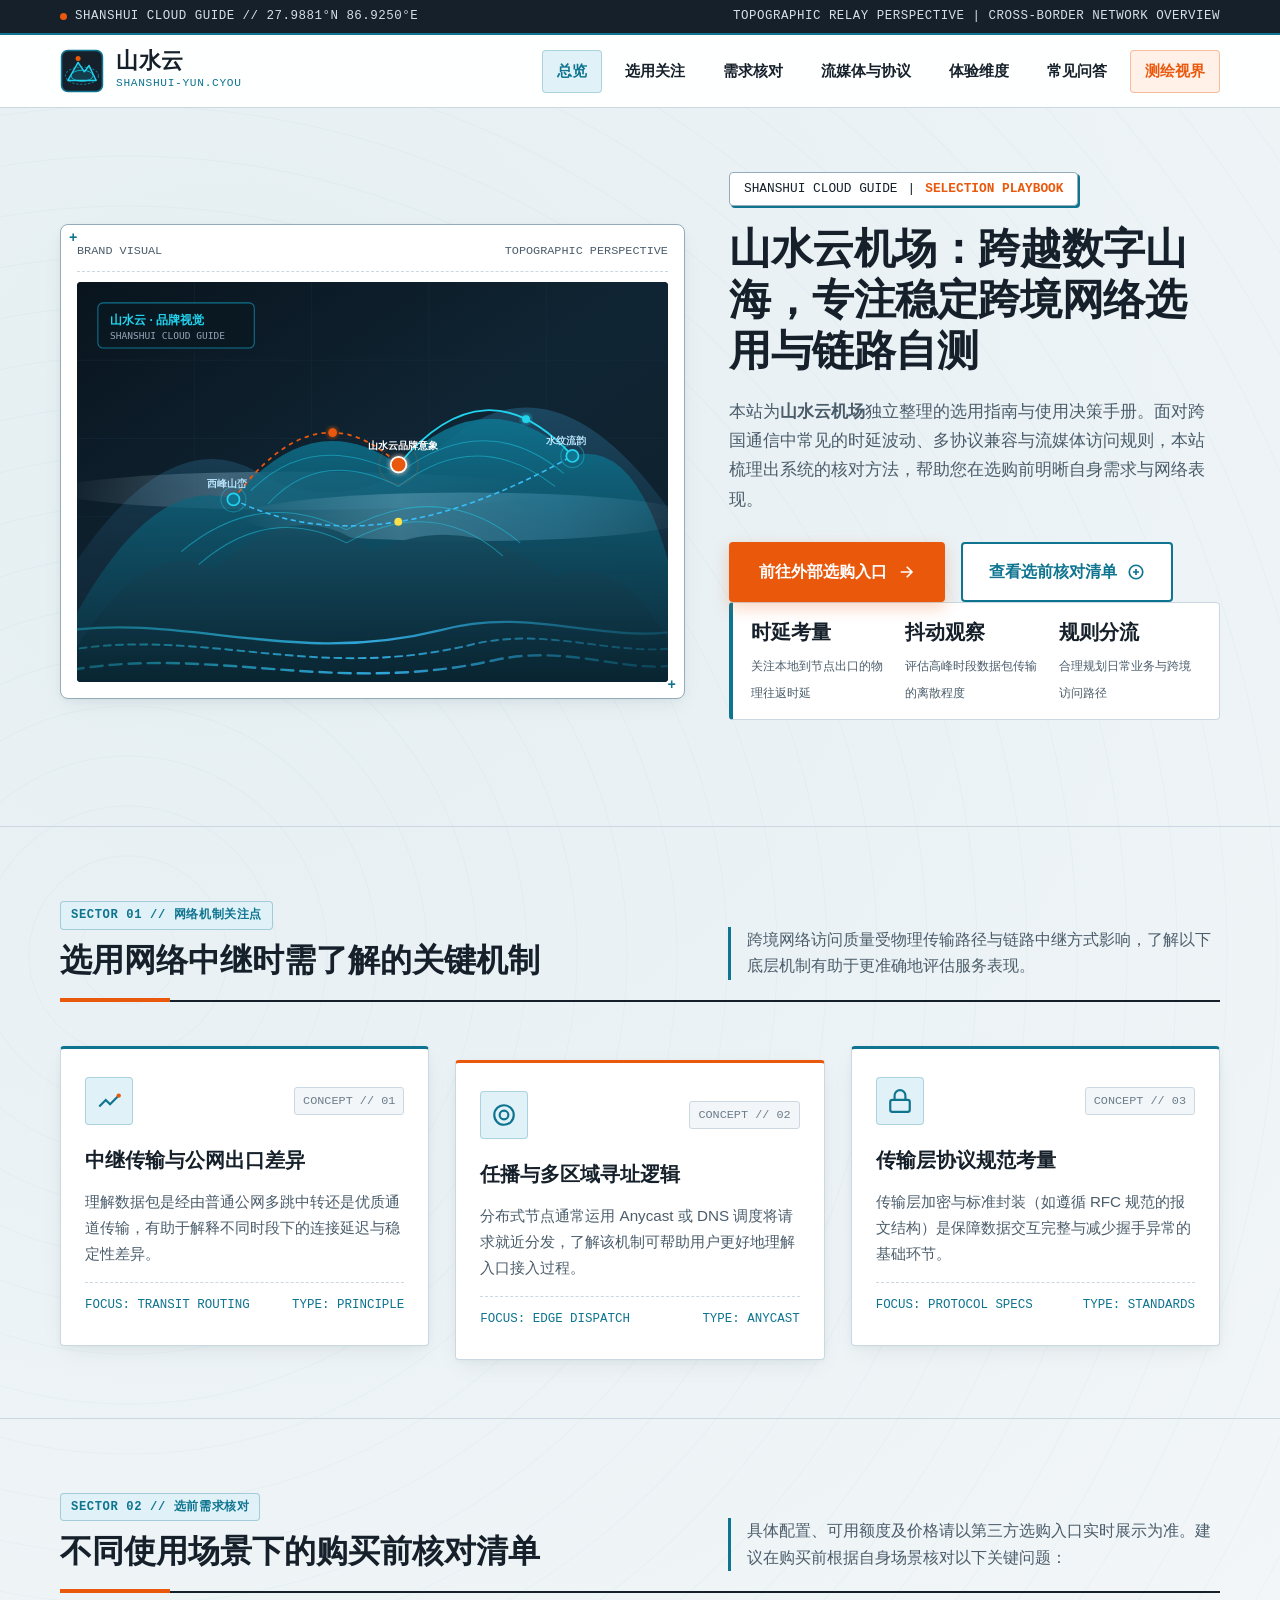
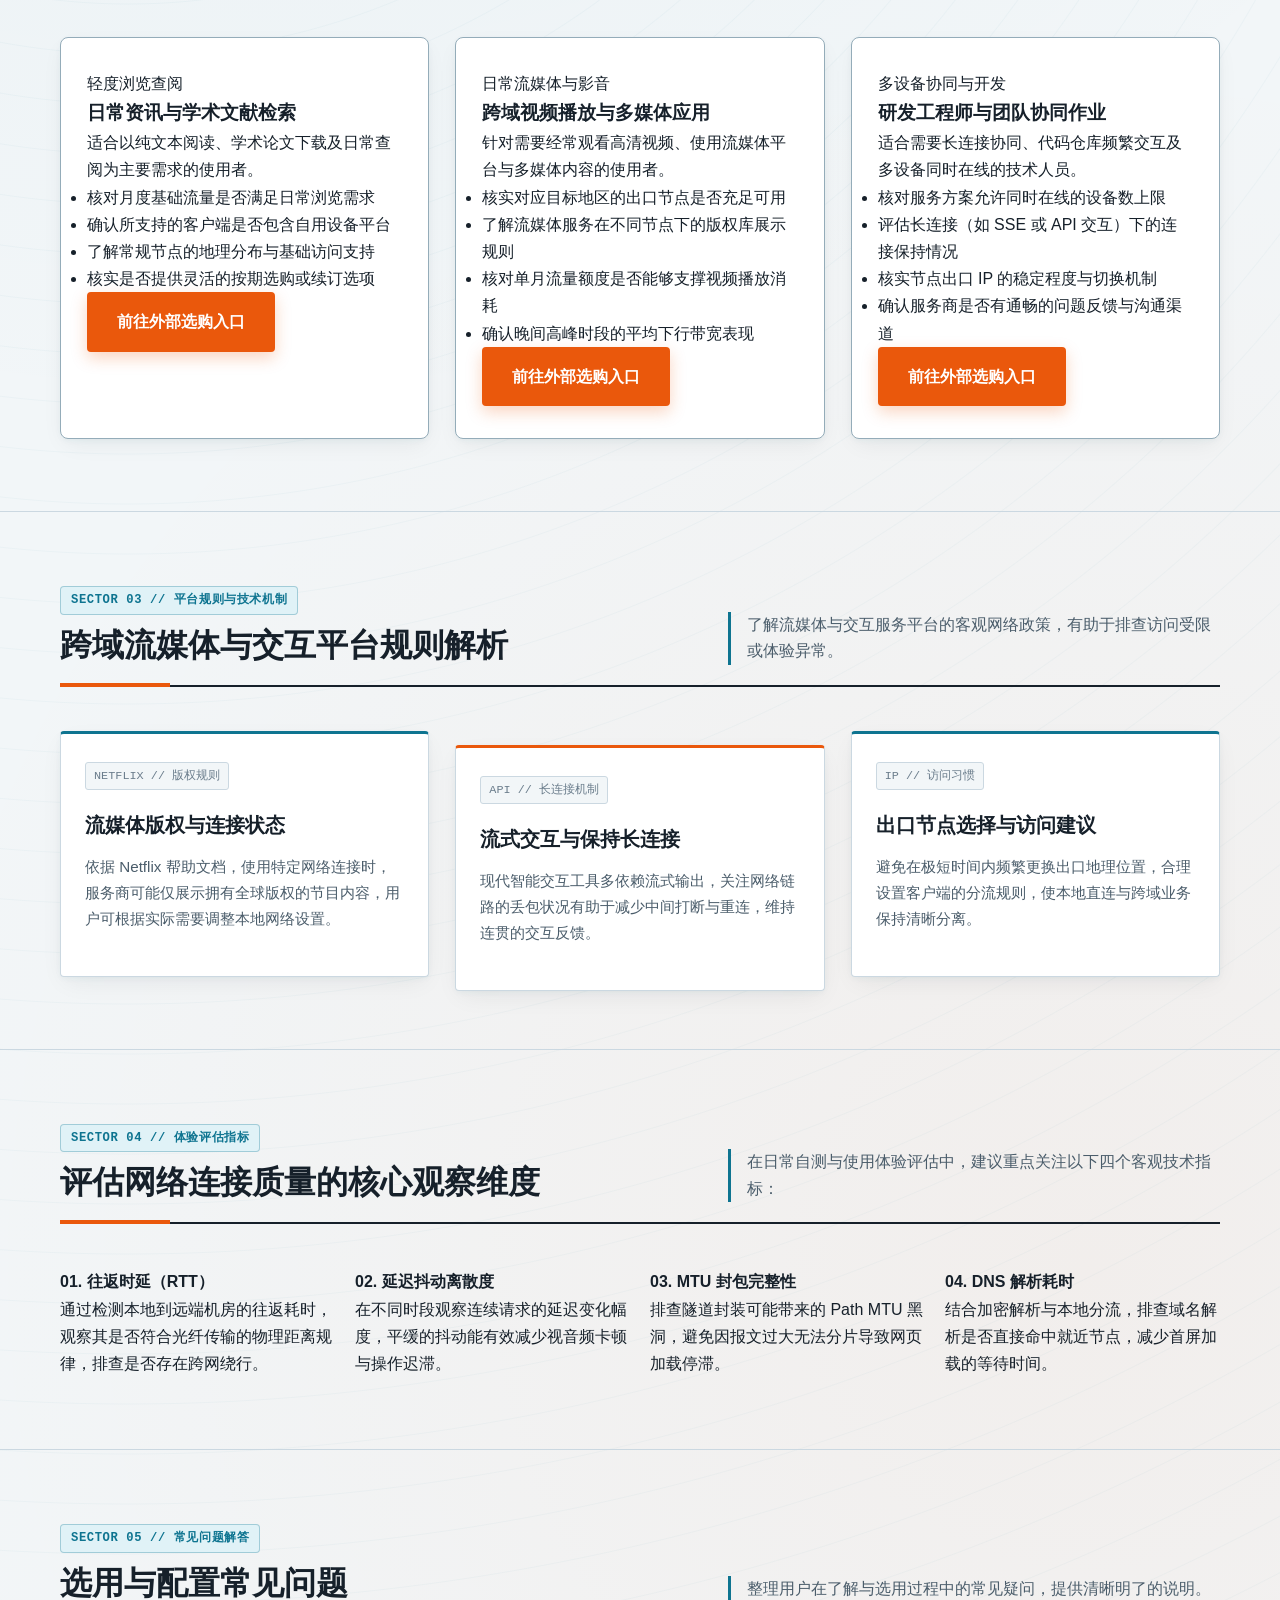
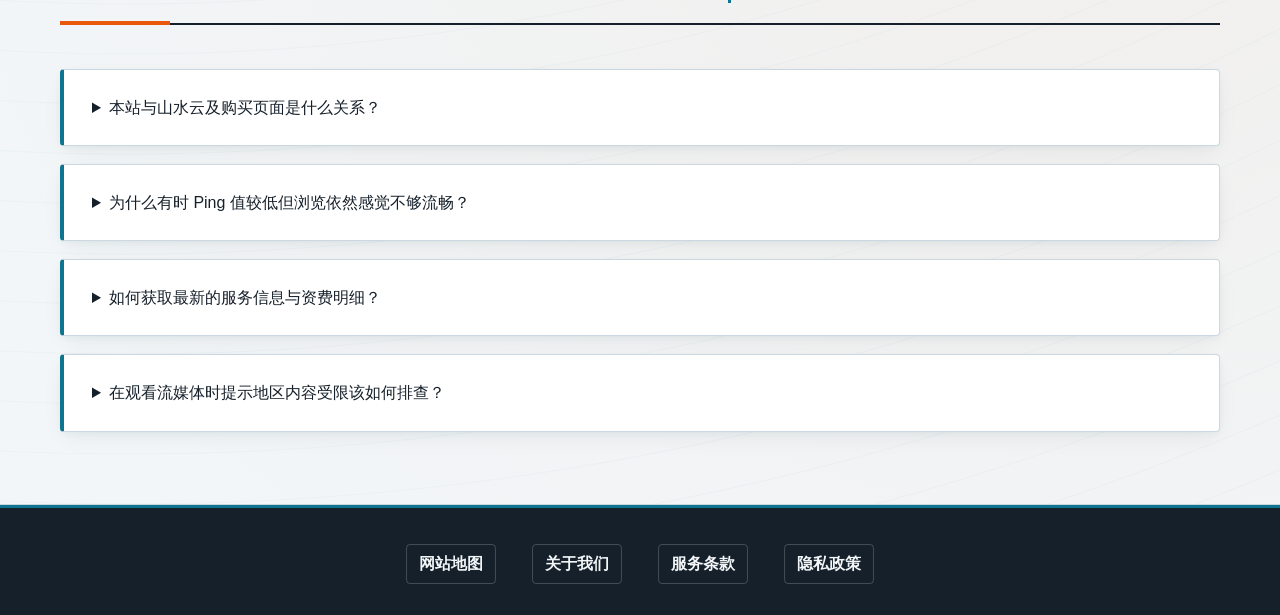
<file: index.html>
<!DOCTYPE html>
<html lang="zh-CN">
<head>
  <meta charset="UTF-8">
  <meta name="viewport" content="width=device-width, initial-scale=1.0">
  <title>山水云机场 - 2026跨境网络选用指南与决策自测手册</title>
  <meta name="description" content="山水云机场选用指南整理了跨境网络访问的核心考量点，从实际使用场景、套餐选前核对维度到传输协议规范，为您提供客观实用的选用与排障参考。">
  <meta name="keywords" content="山水云,山水云机场,网络加速,选型决策,选用指南,跨境网络,节点选用">
  <link rel="canonical" href="https://shanshui-yun.cyou/">
  <meta property="og:title" content="山水云机场 - 2026跨境网络选用指南与决策自测手册">
  <meta property="og:description" content="整理山水云机场选用指南与核心考量维度，提供网络使用场景分析与选前核对清单。">
  <meta property="og:image" content="https://shanshui-yun.cyou/hero-topo-relay.svg">
  <meta property="og:url" content="https://shanshui-yun.cyou/">
  <meta property="og:type" content="website">
  <meta property="og:site_name" content="山水云">
  <meta name="twitter:card" content="summary_large_image">
  <meta name="twitter:title" content="山水云机场 - 2026跨境网络选用指南与决策自测手册">
  <meta name="twitter:description" content="提供中立实用的山水云机场选用指引与网络排查建议。">
  <meta name="twitter:image" content="https://shanshui-yun.cyou/hero-topo-relay.svg">
  <link rel="stylesheet" href="style.css">
  <script type="application/ld+json">
  {
    "@context": "https://schema.org",
    "@type": "WebPage",
    "name": "山水云机场 - 2026跨境网络选用指南与决策自测手册",
    "description": "整理山水云机场选用指南与核心考量维度，提供网络使用场景分析与选前核对清单。",
    "url": "https://shanshui-yun.cyou/",
    "publisher": {
      "@type": "Organization",
      "name": "山水云"
    }
  }
  </script>
</head>
<body>

  <div class="telemetry-bar">
    <div class="telemetry-inner">
      <div class="telemetry-tag">
        <span class="telemetry-dot"></span>
        <span>SHANSHUI CLOUD GUIDE // 27.9881°N 86.9250°E</span>
      </div>
      <div>TOPOGRAPHIC RELAY PERSPECTIVE | CROSS-BORDER NETWORK OVERVIEW</div>
    </div>
  </div>

  <header class="site-header">
    <div class="header-inner">
      <a href="index.html" class="brand-logo" aria-label="山水云首页">
        <svg viewBox="0 0 56 56" fill="none" xmlns="http://www.w3.org/2000/svg" role="img" aria-label="山水云标志">
          <rect x="2" y="2" width="52" height="52" rx="8" fill="#16202A" stroke="#0E7490" stroke-width="2"/>
          <ellipse cx="28" cy="34" rx="21" ry="11" stroke="#0E7490" stroke-width="1.3" stroke-dasharray="3 2"/>
          <ellipse cx="28" cy="34" rx="14" ry="7" stroke="#22D3EE" stroke-width="1.2"/>
          <path d="M10 40 L23 17 L31 29 L37 21 L46 40 Z" fill="#0E7490" fill-opacity="0.35" stroke="#22D3EE" stroke-width="1.8" stroke-linejoin="round"/>
          <circle cx="23" cy="12" r="3.2" fill="#EA580C"/>
        </svg>
        <div class="brand-text-wrap">
          <span class="brand-title">山水云</span>
          <span class="brand-coords">SHANSHUI-YUN.CYOU</span>
        </div>
      </a>
      <nav class="main-nav" aria-label="主导航">
        <a href="index.html" class="active">总览</a>
        <a href="#features">选用关注</a>
        <a href="#pricing">需求核对</a>
        <a href="#streaming">流媒体与协议</a>
        <a href="#reviews">体验维度</a>
        <a href="#faq">常见问答</a>
        <a href="cartography-hub.html" class="nav-hub-pill">测绘视界</a>
      </nav>
    </div>
  </header>

  <main>
    <!-- 1. Hero Section (visual-left: graphic on left, text on right) -->
    <section class="hero-section" data-section="hero">
      <div class="container">
        <div class="hero-grid">
          <div class="hero-visual-frame">
            <div class="frame-top-bar">
              <span>BRAND VISUAL</span>
              <span>TOPOGRAPHIC PERSPECTIVE</span>
            </div>
            <img src="hero-topo-relay.svg" alt="山水云高山等高线与水纹品牌图形" class="hero-anim-img" width="680" height="460">
          </div>

          <div class="hero-content">
            <div class="hero-kicker">
              <span>SHANSHUI CLOUD GUIDE</span>
              <span>|</span>
              <span class="elev-num">SELECTION PLAYBOOK</span>
            </div>
            <h1>山水云机场：跨越数字山海，专注稳定跨境网络选用与链路自测</h1>
            <p class="hero-subtitle">
              本站为<strong>山水云机场</strong>独立整理的选用指南与使用决策手册。面对跨国通信中常见的时延波动、多协议兼容与流媒体访问规则，本站梳理出系统的核对方法，帮助您在选购前明晰自身需求与网络表现。
            </p>
            <div class="hero-actions">
              <a href="https://ww012.twilightaff.com/#/?code=A56DH1Af" class="btn-primary" target="_blank" rel="nofollow sponsored noopener">
                <span>前往外部选购入口</span>
                <svg width="18" height="18" viewBox="0 0 24 24" fill="none" stroke="currentColor" stroke-width="2.2">
                  <path d="M5 12h14M13 5l7 7-7 7"/>
                </svg>
              </a>
              <a href="#pricing" class="btn-secondary">
                <span>查看选前核对清单</span>
                <svg width="18" height="18" viewBox="0 0 24 24" fill="none" stroke="currentColor" stroke-width="2.2">
                  <circle cx="12" cy="12" r="9"/>
                  <path d="M12 8v8M8 12h8"/>
                </svg>
              </a>
            </div>
            <div class="hero-metrics-strip">
              <div class="metric-item">
                <span class="metric-val">时延考量</span>
                <span class="metric-lbl">关注本地到节点出口的物理往返时延</span>
              </div>
              <div class="metric-item">
                <span class="metric-val">抖动观察</span>
                <span class="metric-lbl">评估高峰时段数据包传输的离散程度</span>
              </div>
              <div class="metric-item">
                <span class="metric-val">规则分流</span>
                <span class="metric-lbl">合理规划日常业务与跨境访问路径</span>
              </div>
            </div>
          </div>
        </div>
      </div>
    </section>

    <!-- 2. Features Section (Focus on technical concepts and user verification points) -->
    <section id="features" data-section="features">
      <div class="container">
        <div class="section-header-split">
          <div>
            <span class="coord-badge">SECTOR 01 // 网络机制关注点</span>
            <h2>选用网络中继时需了解的关键机制</h2>
          </div>
          <p class="section-desc">
            跨境网络访问质量受物理传输路径与链路中继方式影响，了解以下底层机制有助于更准确地评估服务表现。
          </p>
        </div>

        <div class="staggered-grid-3">
          <article class="field-card">
            <div>
              <div class="card-meta-row">
                <div class="icon-box" aria-hidden="true">
                  <svg viewBox="0 0 24 24" fill="none" stroke="currentColor" stroke-width="2">
                    <path d="M3 17l6-6 4 4 8-8"/>
                    <circle cx="21" cy="7" r="2" fill="#EA580C" stroke="none"/>
                  </svg>
                </div>
                <span class="elev-tag">CONCEPT // 01</span>
              </div>
              <h3>中继传输与公网出口差异</h3>
              <p>
                理解数据包是经由普通公网多跳中转还是优质通道传输，有助于解释不同时段下的连接延迟与稳定性差异。
              </p>
            </div>
            <div class="card-spec-foot">
              <span>FOCUS: TRANSIT ROUTING</span>
              <span>TYPE: PRINCIPLE</span>
            </div>
          </article>

          <article class="field-card">
            <div>
              <div class="card-meta-row">
                <div class="icon-box" aria-hidden="true">
                  <svg viewBox="0 0 24 24" fill="none" stroke="currentColor" stroke-width="2">
                    <circle cx="12" cy="12" r="9"/>
                    <circle cx="12" cy="12" r="4"/>
                  </svg>
                </div>
                <span class="elev-tag">CONCEPT // 02</span>
              </div>
              <h3>任播与多区域寻址逻辑</h3>
              <p>
                分布式节点通常运用 Anycast 或 DNS 调度将请求就近分发，了解该机制可帮助用户更好地理解入口接入过程。
              </p>
            </div>
            <div class="card-spec-foot">
              <span>FOCUS: EDGE DISPATCH</span>
              <span>TYPE: ANYCAST</span>
            </div>
          </article>

          <article class="field-card">
            <div>
              <div class="card-meta-row">
                <div class="icon-box" aria-hidden="true">
                  <svg viewBox="0 0 24 24" fill="none" stroke="currentColor" stroke-width="2">
                    <rect x="3" y="11" width="18" height="11" rx="2" ry="2"/>
                    <path d="M7 11V7a5 5 0 0 1 10 0v4"/>
                  </svg>
                </div>
                <span class="elev-tag">CONCEPT // 03</span>
              </div>
              <h3>传输层协议规范考量</h3>
              <p>
                传输层加密与标准封装（如遵循 RFC 规范的报文结构）是保障数据交互完整与减少握手异常的基础环节。
              </p>
            </div>
            <div class="card-spec-foot">
              <span>FOCUS: PROTOCOL SPECS</span>
              <span>TYPE: STANDARDS</span>
            </div>
          </article>
        </div>
      </div>
    </section>

    <!-- 3. Pricing Section (User checklist for 3 demand scenarios, not fabricated plans) -->
    <section id="pricing" data-section="pricing">
      <div class="container">
        <div class="section-header-split">
          <div>
            <span class="coord-badge">SECTOR 02 // 选前需求核对</span>
            <h2>不同使用场景下的购买前核对清单</h2>
          </div>
          <p class="section-desc">
            具体配置、可用额度及价格请以第三方选购入口实时展示为准。建议在购买前根据自身场景核对以下关键问题：
          </p>
        </div>

        <div class="pricing-grid">
          <div class="pricing-card">
            <div class="pricing-badge">轻度浏览查阅</div>
            <h3>日常资讯与学术文献检索</h3>
            <p class="pricing-summary">适合以纯文本阅读、学术论文下载及日常查阅为主要需求的使用者。</p>
            <ul class="pricing-features">
              <li>核对月度基础流量是否满足日常浏览需求</li>
              <li>确认所支持的客户端是否包含自用设备平台</li>
              <li>了解常规节点的地理分布与基础访问支持</li>
              <li>核实是否提供灵活的按期选购或续订选项</li>
            </ul>
            <div class="pricing-cta-wrap">
              <a href="https://ww012.twilightaff.com/#/?code=A56DH1Af" class="btn-primary" target="_blank" rel="nofollow sponsored noopener">
                <span>前往外部选购入口</span>
              </a>
            </div>
          </div>

          <div class="pricing-card popular-card">
            <div class="pricing-badge-popular">日常流媒体与影音</div>
            <h3>跨域视频播放与多媒体应用</h3>
            <p class="pricing-summary">针对需要经常观看高清视频、使用流媒体平台与多媒体内容的使用者。</p>
            <ul class="pricing-features">
              <li>核实对应目标地区的出口节点是否充足可用</li>
              <li>了解流媒体服务在不同节点下的版权库展示规则</li>
              <li>核对单月流量额度是否能够支撑视频播放消耗</li>
              <li>确认晚间高峰时段的平均下行带宽表现</li>
            </ul>
            <div class="pricing-cta-wrap">
              <a href="https://ww012.twilightaff.com/#/?code=A56DH1Af" class="btn-primary" target="_blank" rel="nofollow sponsored noopener">
                <span>前往外部选购入口</span>
              </a>
            </div>
          </div>

          <div class="pricing-card">
            <div class="pricing-badge">多设备协同与开发</div>
            <h3>研发工程师与团队协同作业</h3>
            <p class="pricing-summary">适合需要长连接协同、代码仓库频繁交互及多设备同时在线的技术人员。</p>
            <ul class="pricing-features">
              <li>核对服务方案允许同时在线的设备数上限</li>
              <li>评估长连接（如 SSE 或 API 交互）下的连接保持情况</li>
              <li>核实节点出口 IP 的稳定程度与切换机制</li>
              <li>确认服务商是否有通畅的问题反馈与沟通渠道</li>
            </ul>
            <div class="pricing-cta-wrap">
              <a href="https://ww012.twilightaff.com/#/?code=A56DH1Af" class="btn-primary" target="_blank" rel="nofollow sponsored noopener">
                <span>前往外部选购入口</span>
              </a>
            </div>
          </div>
        </div>
      </div>
    </section>

    <!-- 4. Streaming Section -->
    <section id="streaming" data-section="streaming">
      <div class="container">
        <div class="section-header-split">
          <div>
            <span class="coord-badge">SECTOR 03 // 平台规则与技术机制</span>
            <h2>跨域流媒体与交互平台规则解析</h2>
          </div>
          <p class="section-desc">
            了解流媒体与交互服务平台的客观网络政策，有助于排查访问受限或体验异常。
          </p>
        </div>

        <div class="staggered-grid-3">
          <article class="field-card">
            <div>
              <div class="card-meta-row">
                <span class="elev-tag">NETFLIX // 版权规则</span>
              </div>
              <h3>流媒体版权与连接状态</h3>
              <p>
                依据 Netflix 帮助文档，使用特定网络连接时，服务商可能仅展示拥有全球版权的节目内容，用户可根据实际需要调整本地网络设置。
              </p>
            </div>
          </article>

          <article class="field-card">
            <div>
              <div class="card-meta-row">
                <span class="elev-tag">API // 长连接机制</span>
              </div>
              <h3>流式交互与保持长连接</h3>
              <p>
                现代智能交互工具多依赖流式输出，关注网络链路的丢包状况有助于减少中间打断与重连，维持连贯的交互反馈。
              </p>
            </div>
          </article>

          <article class="field-card">
            <div>
              <div class="card-meta-row">
                <span class="elev-tag">IP // 访问习惯</span>
              </div>
              <h3>出口节点选择与访问建议</h3>
              <p>
                避免在极短时间内频繁更换出口地理位置，合理设置客户端的分流规则，使本地直连与跨域业务保持清晰分离。
              </p>
            </div>
          </article>
        </div>
      </div>
    </section>

    <!-- 5. Reviews Section (Objective dimensions) -->
    <section id="reviews" data-section="reviews">
      <div class="container">
        <div class="section-header-split">
          <div>
            <span class="coord-badge">SECTOR 04 // 体验评估指标</span>
            <h2>评估网络连接质量的核心观察维度</h2>
          </div>
          <p class="section-desc">
            在日常自测与使用体验评估中，建议重点关注以下四个客观技术指标：
          </p>
        </div>

        <div class="grid-4">
          <div class="review-crit-card">
            <h4>01. 往返时延（RTT）</h4>
            <p>通过检测本地到远端机房的往返耗时，观察其是否符合光纤传输的物理距离规律，排查是否存在跨网绕行。</p>
          </div>
          <div class="review-crit-card">
            <h4>02. 延迟抖动离散度</h4>
            <p>在不同时段观察连续请求的延迟变化幅度，平缓的抖动能有效减少视音频卡顿与操作迟滞。</p>
          </div>
          <div class="review-crit-card">
            <h4>03. MTU 封包完整性</h4>
            <p>排查隧道封装可能带来的 Path MTU 黑洞，避免因报文过大无法分片导致网页加载停滞。</p>
          </div>
          <div class="review-crit-card">
            <h4>04. DNS 解析耗时</h4>
            <p>结合加密解析与本地分流，排查域名解析是否直接命中就近节点，减少首屏加载的等待时间。</p>
          </div>
        </div>
      </div>
    </section>

    <!-- 6. FAQ Section -->
    <section id="faq" data-section="faq">
      <div class="container">
        <div class="section-header-split">
          <div>
            <span class="coord-badge">SECTOR 05 // 常见问题解答</span>
            <h2>选用与配置常见问题</h2>
          </div>
          <p class="section-desc">
            整理用户在了解与选用过程中的常见疑问，提供清晰明了的说明。
          </p>
        </div>

        <div class="faq-list">
          <details class="faq-item">
            <summary>本站与山水云及购买页面是什么关系？</summary>
            <div class="faq-answer">
              <p>本站为中立的选用指南与技术探讨页面，整理使用需求分析与网络排查方法；页面提供的选购按钮指向第三方渠道入口，用户请以购买页面当时的展示信息为准。</p>
            </div>
          </details>

          <details class="faq-item">
            <summary>为什么有时 Ping 值较低但浏览依然感觉不够流畅？</summary>
            <div class="faq-answer">
              <p>Ping 主要反映单个 ICMP 小包的往返耗时，而实际网页加载涉及 DNS 查询、TCP 握手、TLS 协商与多并发请求。若域名解析发生绕路或 MTU 分片配置不当，即便 Ping 值正常也可能出现首屏延迟。</p>
            </div>
          </details>

          <details class="faq-item">
            <summary>如何获取最新的服务信息与资费明细？</summary>
            <div class="faq-answer">
              <p>使用者可通过页面中的选购入口前往第三方购买页面，实时查看在售的配置、结算方式及使用条款。</p>
            </div>
          </details>

          <details class="faq-item">
            <summary>在观看流媒体时提示地区内容受限该如何排查？</summary>
            <div class="faq-answer">
              <p>可首先核对客户端分流规则是否将相关流媒体域名定向到了对应地区的节点，同时根据流媒体平台关于连接状态的公开帮助说明进行排查。</p>
            </div>
          </details>
        </div>
      </div>
    </section>
  </main>

  <footer class="site-footer">
    <nav class="footer-nav-only" aria-label="页脚合规导航">
      <a href="sitemap.html">网站地图</a>
      <a href="about.html">关于我们</a>
      <a href="terms.html">服务条款</a>
      <a href="privacy.html">隐私政策</a>
    </nav>
  </footer>

</body>
</html>
</file>
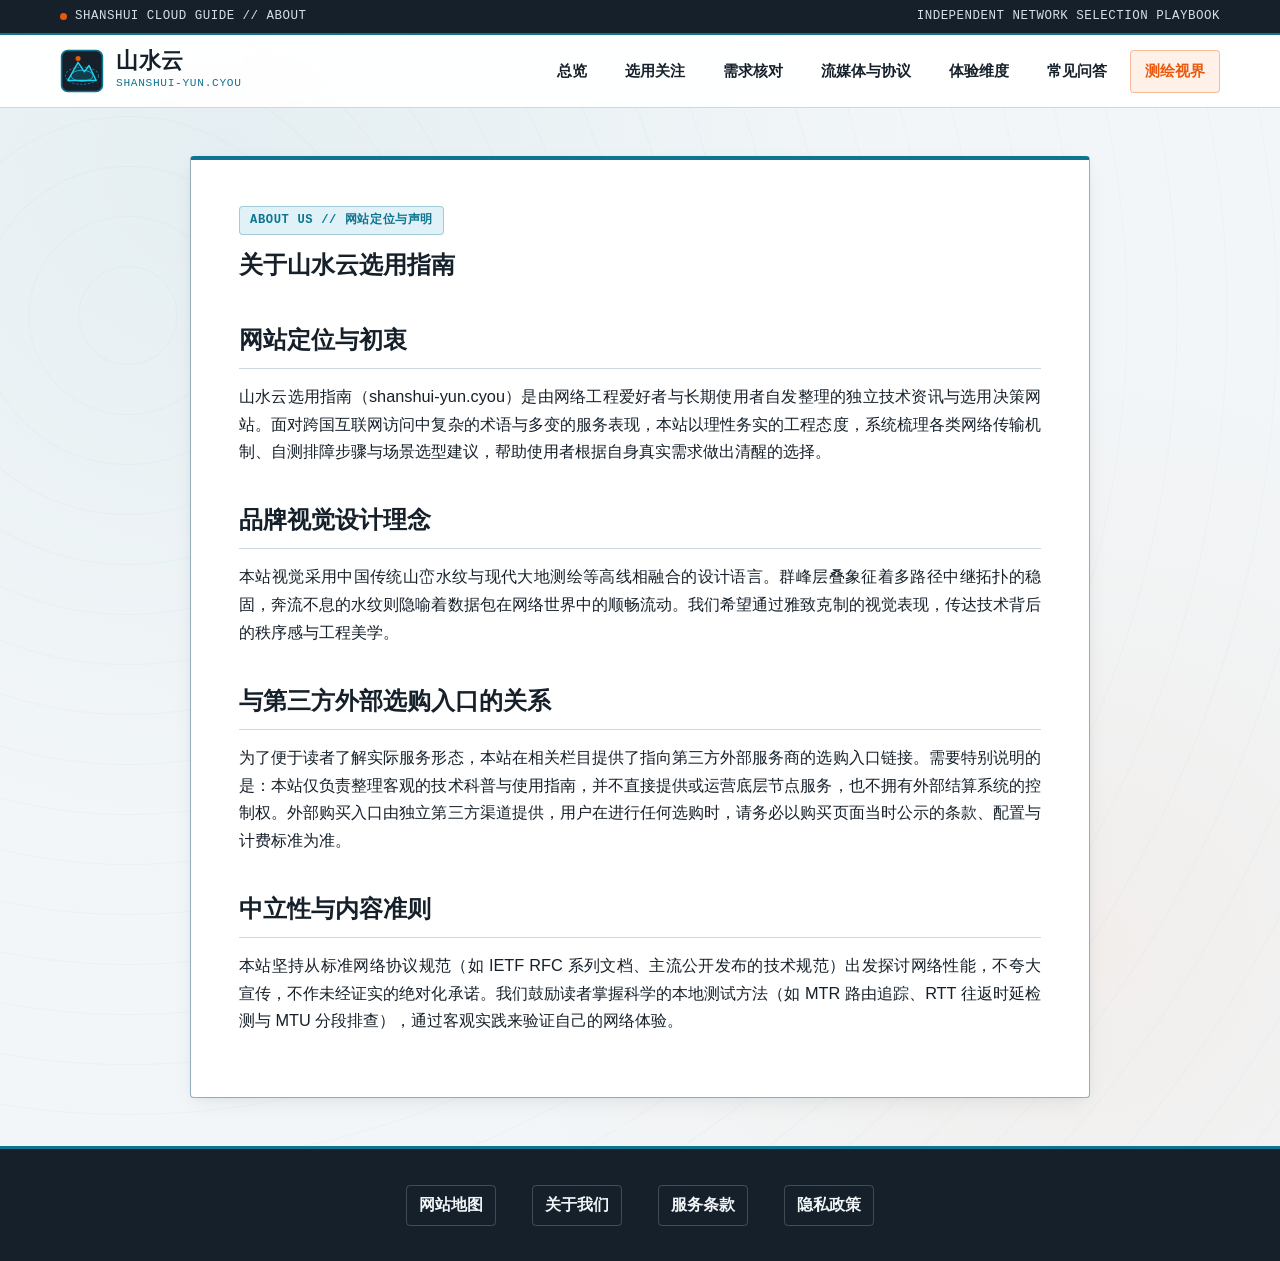
<file: about.html>
<!DOCTYPE html>
<html lang="zh-CN">
<head>
  <meta charset="UTF-8">
  <meta name="viewport" content="width=device-width, initial-scale=1.0">
  <title>关于我们 - 山水云机场选用指南</title>
  <meta name="description" content="了解山水云机场选用指南网站的定位、内容准则与外部选购关系说明。本站致力于提供中立客观的网络协议分析与选用决策建议。">
  <meta name="keywords" content="关于我们,山水云,山水云机场,选用指南,网站说明">
  <link rel="canonical" href="https://shanshui-yun.cyou/about.html">
  <meta property="og:title" content="关于我们 - 山水云机场选用指南">
  <meta property="og:description" content="了解山水云机场选用指南网站的定位、内容准则与外部选购关系说明。">
  <meta property="og:url" content="https://shanshui-yun.cyou/about.html">
  <meta property="og:type" content="website">
  <meta property="og:site_name" content="山水云">
  <link rel="stylesheet" href="style.css">
</head>
<body>

  <div class="telemetry-bar">
    <div class="telemetry-inner">
      <div class="telemetry-tag">
        <span class="telemetry-dot"></span>
        <span>SHANSHUI CLOUD GUIDE // ABOUT</span>
      </div>
      <div>INDEPENDENT NETWORK SELECTION PLAYBOOK</div>
    </div>
  </div>

  <header class="site-header">
    <div class="header-inner">
      <a href="index.html" class="brand-logo" aria-label="山水云首页">
        <svg viewBox="0 0 56 56" fill="none" xmlns="http://www.w3.org/2000/svg" role="img" aria-label="山水云标志">
          <rect x="2" y="2" width="52" height="52" rx="8" fill="#16202A" stroke="#0E7490" stroke-width="2"/>
          <ellipse cx="28" cy="34" rx="21" ry="11" stroke="#0E7490" stroke-width="1.3" stroke-dasharray="3 2"/>
          <ellipse cx="28" cy="34" rx="14" ry="7" stroke="#22D3EE" stroke-width="1.2"/>
          <path d="M10 40 L23 17 L31 29 L37 21 L46 40 Z" fill="#0E7490" fill-opacity="0.35" stroke="#22D3EE" stroke-width="1.8" stroke-linejoin="round"/>
          <circle cx="23" cy="12" r="3.2" fill="#EA580C"/>
        </svg>
        <div class="brand-text-wrap">
          <span class="brand-title">山水云</span>
          <span class="brand-coords">SHANSHUI-YUN.CYOU</span>
        </div>
      </a>
      <nav class="main-nav" aria-label="主导航">
        <a href="index.html">总览</a>
        <a href="index.html#features">选用关注</a>
        <a href="index.html#pricing">需求核对</a>
        <a href="index.html#streaming">流媒体与协议</a>
        <a href="index.html#reviews">体验维度</a>
        <a href="index.html#faq">常见问答</a>
        <a href="cartography-hub.html" class="nav-hub-pill">测绘视界</a>
      </nav>
    </div>
  </header>

  <main class="container">
    <article class="article-shell">
      <span class="coord-badge">ABOUT US // 网站定位与声明</span>
      <h1>关于山水云选用指南</h1>
      
      <div class="article-content">
        <h2>网站定位与初衷</h2>
        <p>
          山水云选用指南（shanshui-yun.cyou）是由网络工程爱好者与长期使用者自发整理的独立技术资讯与选用决策网站。面对跨国互联网访问中复杂的术语与多变的服务表现，本站以理性务实的工程态度，系统梳理各类网络传输机制、自测排障步骤与场景选型建议，帮助使用者根据自身真实需求做出清醒的选择。
        </p>

        <h2>品牌视觉设计理念</h2>
        <p>
          本站视觉采用中国传统山峦水纹与现代大地测绘等高线相融合的设计语言。群峰层叠象征着多路径中继拓扑的稳固，奔流不息的水纹则隐喻着数据包在网络世界中的顺畅流动。我们希望通过雅致克制的视觉表现，传达技术背后的秩序感与工程美学。
        </p>

        <h2>与第三方外部选购入口的关系</h2>
        <p>
          为了便于读者了解实际服务形态，本站在相关栏目提供了指向第三方外部服务商的选购入口链接。需要特别说明的是：本站仅负责整理客观的技术科普与使用指南，并不直接提供或运营底层节点服务，也不拥有外部结算系统的控制权。外部购买入口由独立第三方渠道提供，用户在进行任何选购时，请务必以购买页面当时公示的条款、配置与计费标准为准。
        </p>

        <h2>中立性与内容准则</h2>
        <p>
          本站坚持从标准网络协议规范（如 IETF RFC 系列文档、主流公开发布的技术规范）出发探讨网络性能，不夸大宣传，不作未经证实的绝对化承诺。我们鼓励读者掌握科学的本地测试方法（如 MTR 路由追踪、RTT 往返时延检测与 MTU 分段排查），通过客观实践来验证自己的网络体验。
        </p>
      </div>
    </article>
  </main>

  <footer class="site-footer">
    <nav class="footer-nav-only" aria-label="页脚合规导航">
      <a href="sitemap.html">网站地图</a>
      <a href="about.html">关于我们</a>
      <a href="terms.html">服务条款</a>
      <a href="privacy.html">隐私政策</a>
    </nav>
  </footer>

</body>
</html>
</file>
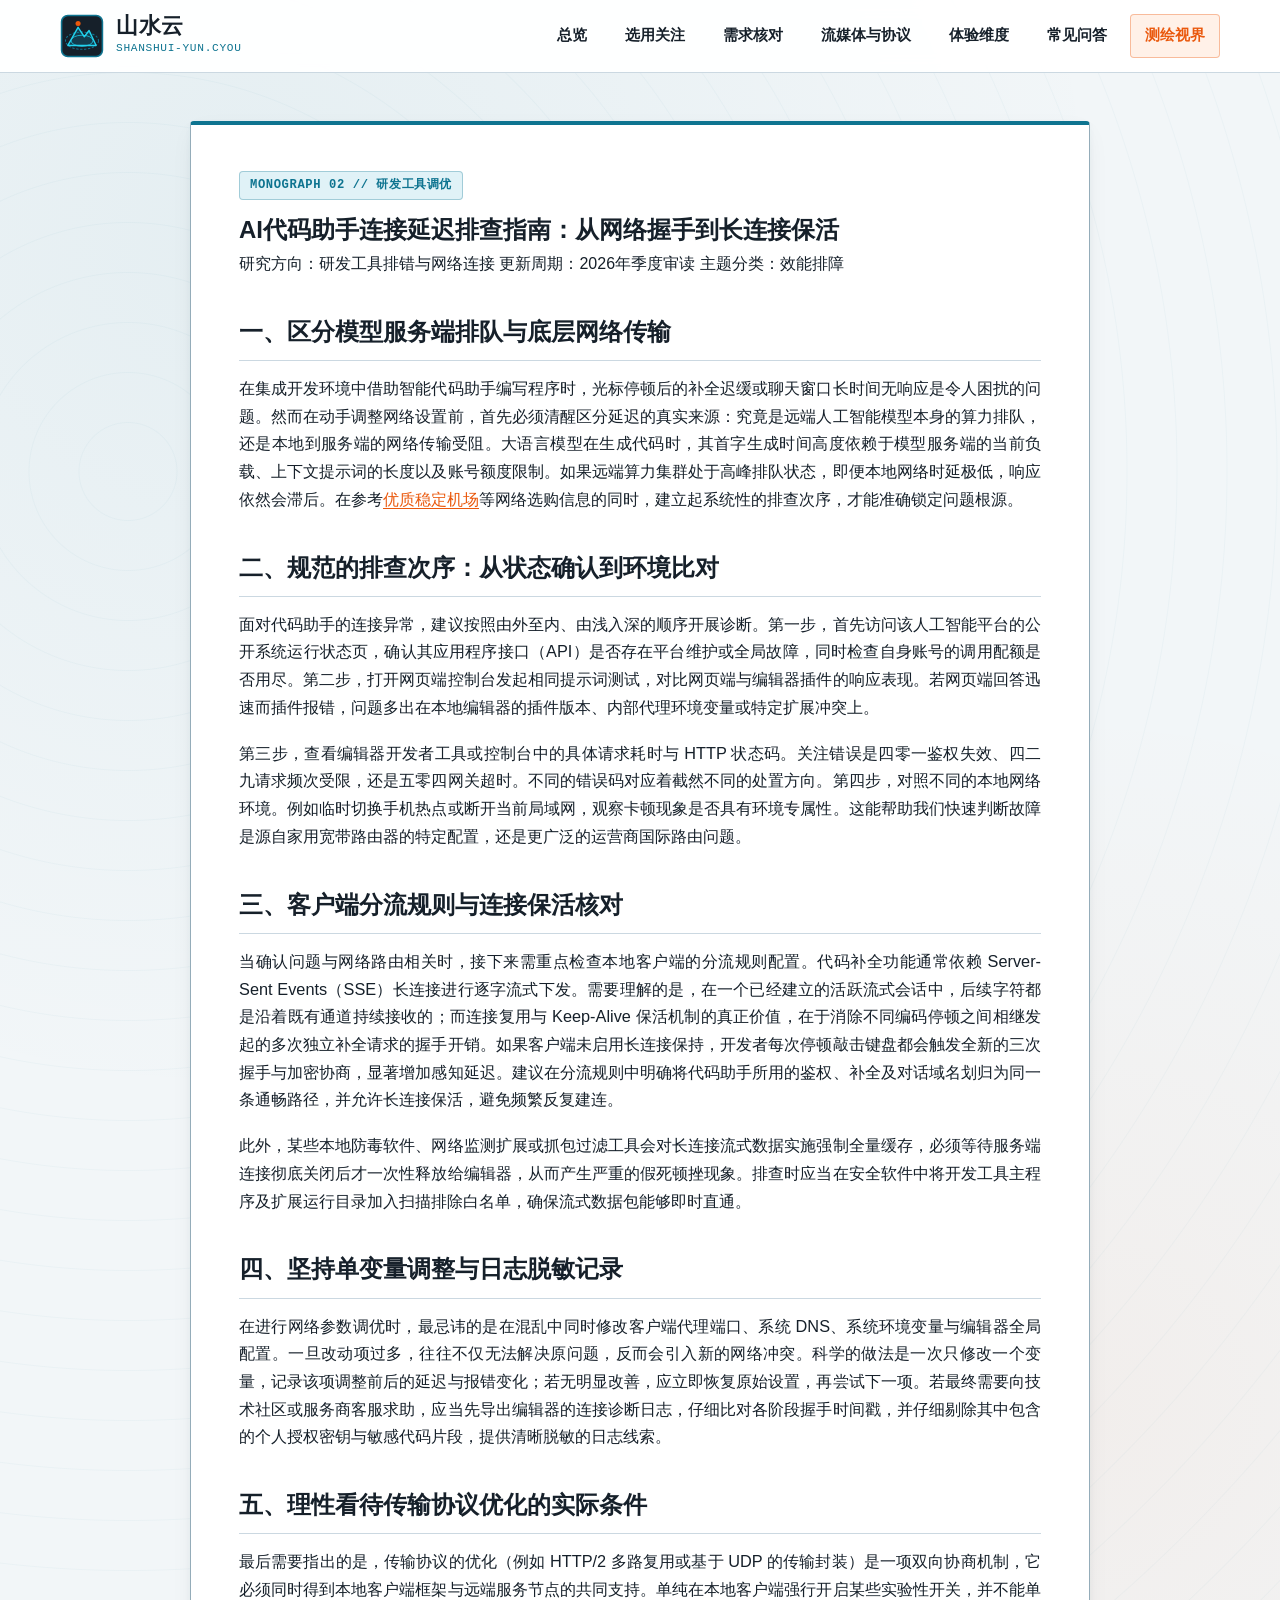
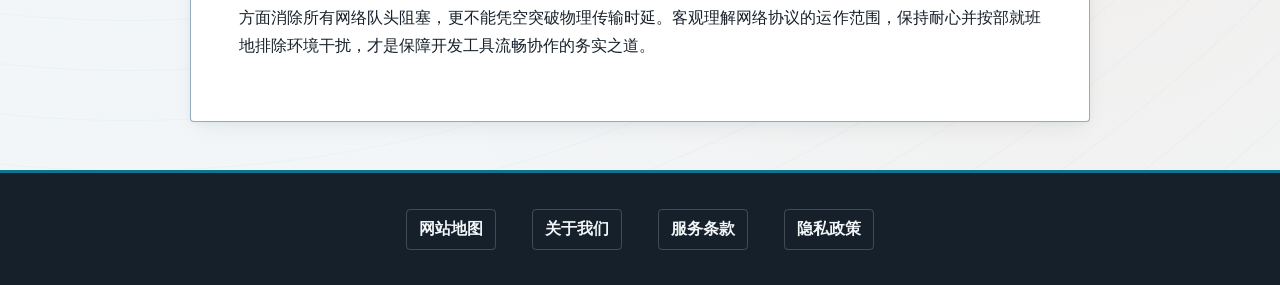
<file: ai-code-assistant-latency-benchmark.html>
<!DOCTYPE html>
<html lang="zh-CN">
<head>
  <meta charset="UTF-8">
  <meta name="viewport" content="width=device-width, initial-scale=1.0">
  <title>AI代码助手连接延迟排查指南：从网络握手到长连接保活 - 山水云</title>
  <meta name="description" content="针对开发者在IDE中使用AI编程助手时遇到的请求超时与流式输出卡顿问题，系统梳理从账号与服务状态核对、网络排查次序到长连接参数配置的完整排错指南。">
  <link rel="canonical" href="https://shanshui-yun.cyou/ai-code-assistant-latency-benchmark.html">
  <meta property="og:title" content="AI代码助手连接延迟排查指南：从网络握手到长连接保活">
  <meta property="og:description" content="分清模型排队与网络传输瓶颈，提供可执行的AI代码助手网络排查次序与配置参考。">
  <meta property="og:url" content="https://shanshui-yun.cyou/ai-code-assistant-latency-benchmark.html">
  <meta property="og:type" content="article">
  <meta property="og:site_name" content="山水云">
  <link rel="stylesheet" href="style.css">
  <script type="application/ld+json">
  {
    "@context": "https://schema.org",
    "@type": "Article",
    "headline": "AI代码助手连接延迟排查指南：从网络握手到长连接保活",
    "description": "针对开发者在IDE中使用AI编程助手时遇到的请求超时与流式输出卡顿问题，系统梳理从账号与服务状态核对、网络排查次序到长连接参数配置的完整排错指南。",
    "mainEntityOfPage": "https://shanshui-yun.cyou/ai-code-assistant-latency-benchmark.html",
    "publisher": {
      "@type": "Organization",
      "name": "山水云"
    }
  }
  </script>
</head>
<body>

  <header class="site-header">
    <div class="header-inner">
      <a href="index.html" class="brand-logo" aria-label="山水云首页">
        <svg viewBox="0 0 56 56" fill="none" xmlns="http://www.w3.org/2000/svg" role="img" aria-label="山水云标志">
          <rect x="2" y="2" width="52" height="52" rx="8" fill="#16202A" stroke="#0E7490" stroke-width="2"/>
          <ellipse cx="28" cy="34" rx="21" ry="11" stroke="#0E7490" stroke-width="1.3" stroke-dasharray="3 2"/>
          <ellipse cx="28" cy="34" rx="14" ry="7" stroke="#22D3EE" stroke-width="1.2"/>
          <path d="M10 40 L23 17 L31 29 L37 21 L46 40 Z" fill="#0E7490" fill-opacity="0.35" stroke="#22D3EE" stroke-width="1.8" stroke-linejoin="round"/>
          <circle cx="23" cy="12" r="3.2" fill="#EA580C"/>
        </svg>
        <div class="brand-text-wrap">
          <span class="brand-title">山水云</span>
          <span class="brand-coords">SHANSHUI-YUN.CYOU</span>
        </div>
      </a>
      <nav class="main-nav" aria-label="主导航">
        <a href="index.html">总览</a>
        <a href="index.html#features">选用关注</a>
        <a href="index.html#pricing">需求核对</a>
        <a href="index.html#streaming">流媒体与协议</a>
        <a href="index.html#reviews">体验维度</a>
        <a href="index.html#faq">常见问答</a>
        <a href="cartography-hub.html" class="nav-hub-pill active">测绘视界</a>
      </nav>
    </div>
  </header>

  <main class="container">
    <article class="article-shell">
      <div class="article-meta-header">
        <span class="coord-badge">MONOGRAPH 02 // 研发工具调优</span>
        <h1>AI代码助手连接延迟排查指南：从网络握手到长连接保活</h1>
        <div class="meta-row">
          <span>研究方向：研发工具排错与网络连接</span>
          <span>更新周期：2026年季度审读</span>
          <span>主题分类：效能排障</span>
        </div>
      </div>

      <div class="article-content" data-content="article">
        <h2>一、区分模型服务端排队与底层网络传输</h2>
        <p>
          在集成开发环境中借助智能代码助手编写程序时，光标停顿后的补全迟缓或聊天窗口长时间无响应是令人困扰的问题。然而在动手调整网络设置前，首先必须清醒区分延迟的真实来源：究竟是远端人工智能模型本身的算力排队，还是本地到服务端的网络传输受阻。大语言模型在生成代码时，其首字生成时间高度依赖于模型服务端的当前负载、上下文提示词的长度以及账号额度限制。如果远端算力集群处于高峰排队状态，即便本地网络时延极低，响应依然会滞后。在参考<a href="https://jichangtuijan.top/">优质稳定机场</a>等网络选购信息的同时，建立起系统性的排查次序，才能准确锁定问题根源。
        </p>

        <h2>二、规范的排查次序：从状态确认到环境比对</h2>
        <p>
          面对代码助手的连接异常，建议按照由外至内、由浅入深的顺序开展诊断。第一步，首先访问该人工智能平台的公开系统运行状态页，确认其应用程序接口（API）是否存在平台维护或全局故障，同时检查自身账号的调用配额是否用尽。第二步，打开网页端控制台发起相同提示词测试，对比网页端与编辑器插件的响应表现。若网页端回答迅速而插件报错，问题多出在本地编辑器的插件版本、内部代理环境变量或特定扩展冲突上。
        </p>
        <p>
          第三步，查看编辑器开发者工具或控制台中的具体请求耗时与 HTTP 状态码。关注错误是四零一鉴权失效、四二九请求频次受限，还是五零四网关超时。不同的错误码对应着截然不同的处置方向。第四步，对照不同的本地网络环境。例如临时切换手机热点或断开当前局域网，观察卡顿现象是否具有环境专属性。这能帮助我们快速判断故障是源自家用宽带路由器的特定配置，还是更广泛的运营商国际路由问题。
        </p>

        <h2>三、客户端分流规则与连接保活核对</h2>
        <p>
          当确认问题与网络路由相关时，接下来需重点检查本地客户端的分流规则配置。代码补全功能通常依赖 Server-Sent Events（SSE）长连接进行逐字流式下发。需要理解的是，在一个已经建立的活跃流式会话中，后续字符都是沿着既有通道持续接收的；而连接复用与 Keep-Alive 保活机制的真正价值，在于消除不同编码停顿之间相继发起的多次独立补全请求的握手开销。如果客户端未启用长连接保持，开发者每次停顿敲击键盘都会触发全新的三次握手与加密协商，显著增加感知延迟。建议在分流规则中明确将代码助手所用的鉴权、补全及对话域名划归为同一条通畅路径，并允许长连接保活，避免频繁反复建连。
        </p>
        <p>
          此外，某些本地防毒软件、网络监测扩展或抓包过滤工具会对长连接流式数据实施强制全量缓存，必须等待服务端连接彻底关闭后才一次性释放给编辑器，从而产生严重的假死顿挫现象。排查时应当在安全软件中将开发工具主程序及扩展运行目录加入扫描排除白名单，确保流式数据包能够即时直通。
        </p>

        <h2>四、坚持单变量调整与日志脱敏记录</h2>
        <p>
          在进行网络参数调优时，最忌讳的是在混乱中同时修改客户端代理端口、系统 DNS、系统环境变量与编辑器全局配置。一旦改动项过多，往往不仅无法解决原问题，反而会引入新的网络冲突。科学的做法是一次只修改一个变量，记录该项调整前后的延迟与报错变化；若无明显改善，应立即恢复原始设置，再尝试下一项。若最终需要向技术社区或服务商客服求助，应当先导出编辑器的连接诊断日志，仔细比对各阶段握手时间戳，并仔细剔除其中包含的个人授权密钥与敏感代码片段，提供清晰脱敏的日志线索。
        </p>

        <h2>五、理性看待传输协议优化的实际条件</h2>
        <p>
          最后需要指出的是，传输协议的优化（例如 HTTP/2 多路复用或基于 UDP 的传输封装）是一项双向协商机制，它必须同时得到本地客户端框架与远端服务节点的共同支持。单纯在本地客户端强行开启某些实验性开关，并不能单方面消除所有网络队头阻塞，更不能凭空突破物理传输时延。客观理解网络协议的运作范围，保持耐心并按部就班地排除环境干扰，才是保障开发工具流畅协作的务实之道。
        </p>
      </div>
    </article>
  </main>

  <footer class="site-footer">
    <nav class="footer-nav-only" aria-label="页脚合规导航">
      <a href="sitemap.html">网站地图</a>
      <a href="about.html">关于我们</a>
      <a href="terms.html">服务条款</a>
      <a href="privacy.html">隐私政策</a>
    </nav>
  </footer>

</body>
</html>
</file>
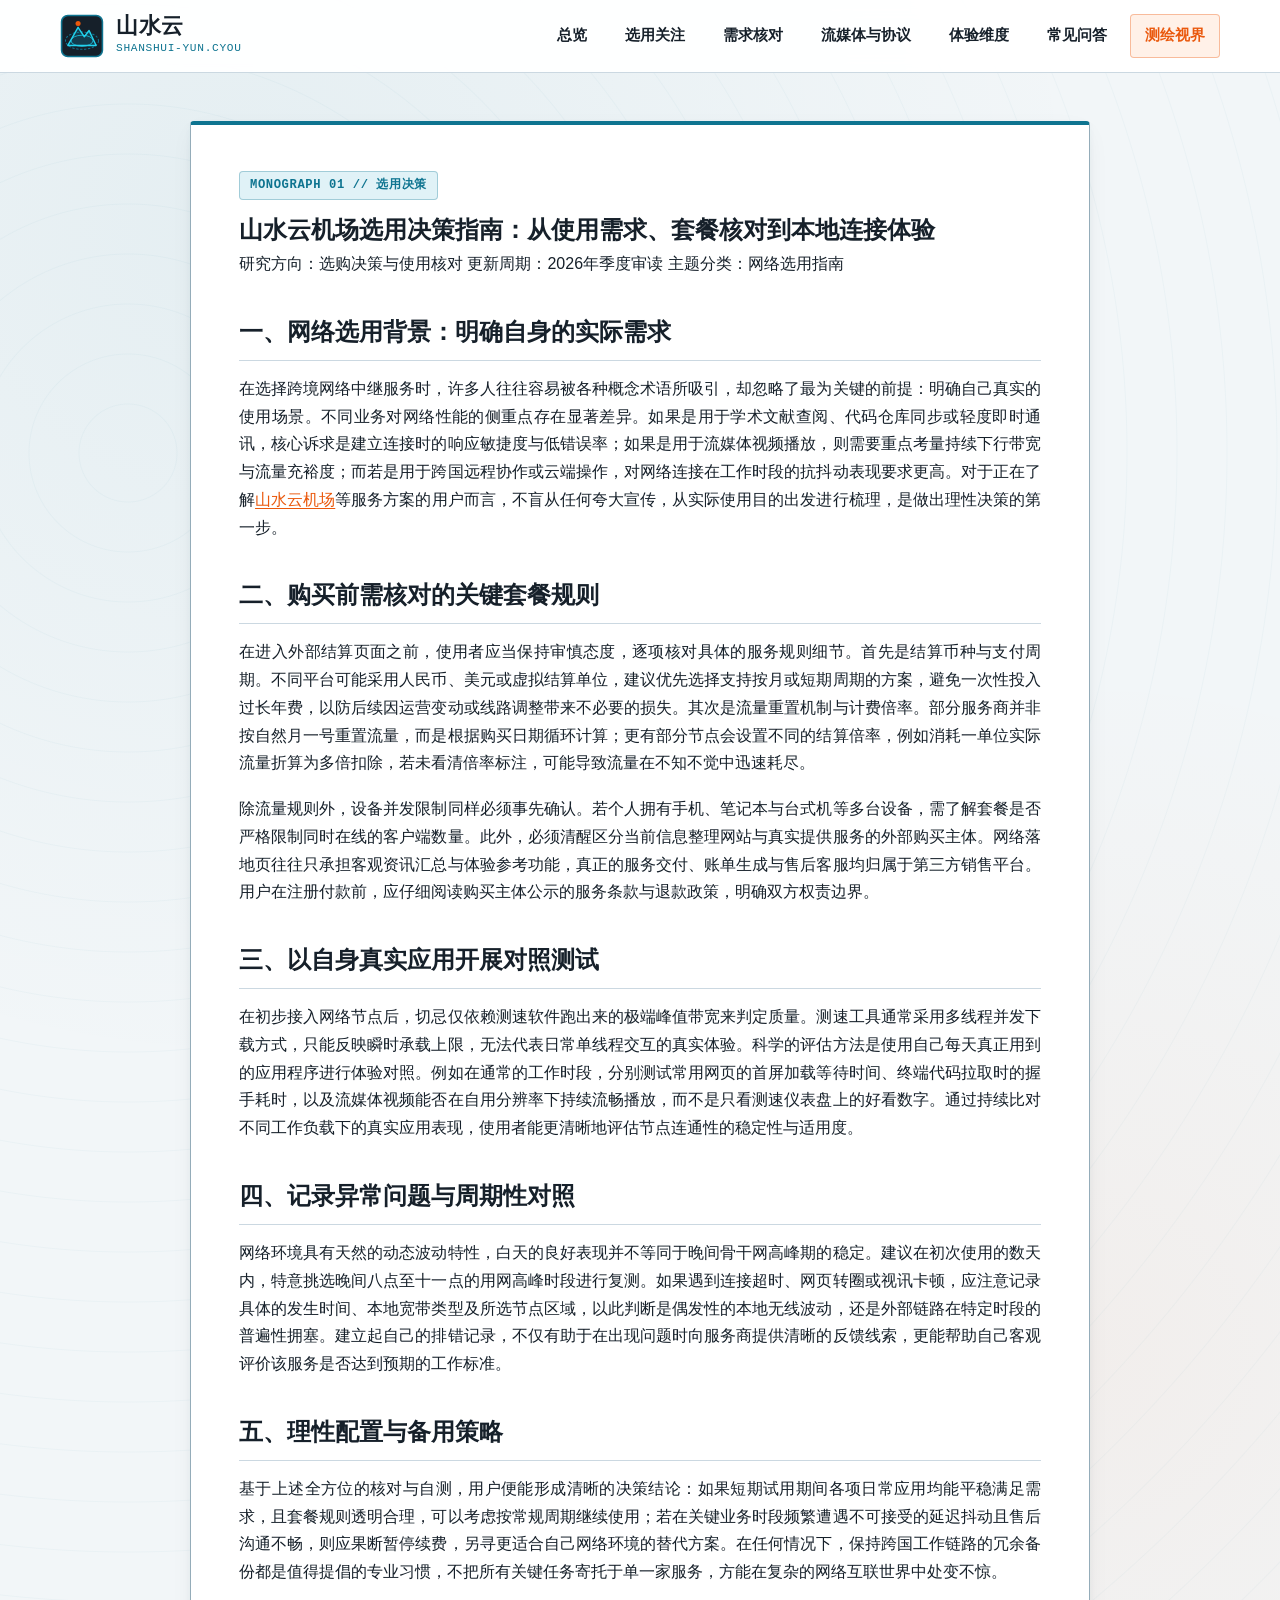
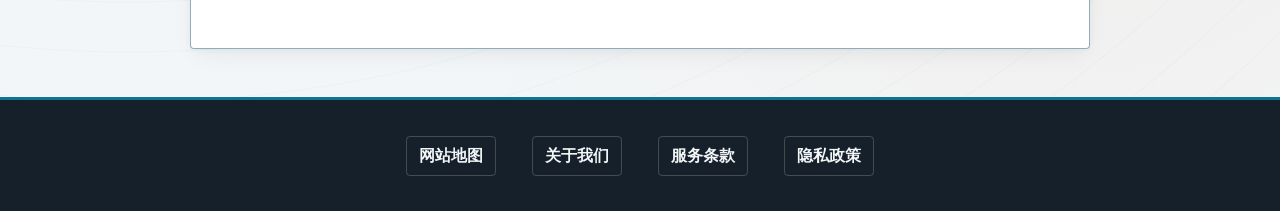
<file: alpine-relay-architecture-test.html>
<!DOCTYPE html>
<html lang="zh-CN">
<head>
  <meta charset="UTF-8">
  <meta name="viewport" content="width=device-width, initial-scale=1.0">
  <title>山水云机场选用决策指南：从使用需求、套餐核对到本地连接体验 - 山水云</title>
  <meta name="description" content="针对考虑选用山水云机场的用户，系统梳理网络需求评估、套餐规则核对、购买主体区分及本地连接自测方法，提供理性实用的决策指南。">
  <link rel="canonical" href="https://shanshui-yun.cyou/alpine-relay-architecture-test.html">
  <meta property="og:title" content="山水云机场选用决策指南：从使用需求、套餐核对到本地连接体验">
  <meta property="og:description" content="系统梳理山水云机场在不同场景下的选用考量点，提供购买前核对清单与本地网络状态自测方法。">
  <meta property="og:url" content="https://shanshui-yun.cyou/alpine-relay-architecture-test.html">
  <meta property="og:type" content="article">
  <meta property="og:site_name" content="山水云">
  <link rel="stylesheet" href="style.css">
  <script type="application/ld+json">
  {
    "@context": "https://schema.org",
    "@type": "Article",
    "headline": "山水云机场选用决策指南：从使用需求、套餐核对到本地连接体验",
    "description": "针对考虑选用山水云机场的用户，系统梳理网络需求评估、套餐规则核对、购买主体区分及本地连接自测方法，提供理性实用的决策指南。",
    "mainEntityOfPage": "https://shanshui-yun.cyou/alpine-relay-architecture-test.html",
    "publisher": {
      "@type": "Organization",
      "name": "山水云"
    }
  }
  </script>
</head>
<body>

  <header class="site-header">
    <div class="header-inner">
      <a href="index.html" class="brand-logo" aria-label="山水云首页">
        <svg viewBox="0 0 56 56" fill="none" xmlns="http://www.w3.org/2000/svg" role="img" aria-label="山水云标志">
          <rect x="2" y="2" width="52" height="52" rx="8" fill="#16202A" stroke="#0E7490" stroke-width="2"/>
          <ellipse cx="28" cy="34" rx="21" ry="11" stroke="#0E7490" stroke-width="1.3" stroke-dasharray="3 2"/>
          <ellipse cx="28" cy="34" rx="14" ry="7" stroke="#22D3EE" stroke-width="1.2"/>
          <path d="M10 40 L23 17 L31 29 L37 21 L46 40 Z" fill="#0E7490" fill-opacity="0.35" stroke="#22D3EE" stroke-width="1.8" stroke-linejoin="round"/>
          <circle cx="23" cy="12" r="3.2" fill="#EA580C"/>
        </svg>
        <div class="brand-text-wrap">
          <span class="brand-title">山水云</span>
          <span class="brand-coords">SHANSHUI-YUN.CYOU</span>
        </div>
      </a>
      <nav class="main-nav" aria-label="主导航">
        <a href="index.html">总览</a>
        <a href="index.html#features">选用关注</a>
        <a href="index.html#pricing">需求核对</a>
        <a href="index.html#streaming">流媒体与协议</a>
        <a href="index.html#reviews">体验维度</a>
        <a href="index.html#faq">常见问答</a>
        <a href="cartography-hub.html" class="nav-hub-pill active">测绘视界</a>
      </nav>
    </div>
  </header>

  <main class="container">
    <article class="article-shell">
      <div class="article-meta-header">
        <span class="coord-badge">MONOGRAPH 01 // 选用决策</span>
        <h1>山水云机场选用决策指南：从使用需求、套餐核对到本地连接体验</h1>
        <div class="meta-row">
          <span>研究方向：选购决策与使用核对</span>
          <span>更新周期：2026年季度审读</span>
          <span>主题分类：网络选用指南</span>
        </div>
      </div>

      <div class="article-content" data-content="article">
        <h2>一、网络选用背景：明确自身的实际需求</h2>
        <p>
          在选择跨境网络中继服务时，许多人往往容易被各种概念术语所吸引，却忽略了最为关键的前提：明确自己真实的使用场景。不同业务对网络性能的侧重点存在显著差异。如果是用于学术文献查阅、代码仓库同步或轻度即时通讯，核心诉求是建立连接时的响应敏捷度与低错误率；如果是用于流媒体视频播放，则需要重点考量持续下行带宽与流量充裕度；而若是用于跨国远程协作或云端操作，对网络连接在工作时段的抗抖动表现要求更高。对于正在了解<a href="https://shanshui-yun.cyou/">山水云机场</a>等服务方案的用户而言，不盲从任何夸大宣传，从实际使用目的出发进行梳理，是做出理性决策的第一步。
        </p>

        <h2>二、购买前需核对的关键套餐规则</h2>
        <p>
          在进入外部结算页面之前，使用者应当保持审慎态度，逐项核对具体的服务规则细节。首先是结算币种与支付周期。不同平台可能采用人民币、美元或虚拟结算单位，建议优先选择支持按月或短期周期的方案，避免一次性投入过长年费，以防后续因运营变动或线路调整带来不必要的损失。其次是流量重置机制与计费倍率。部分服务商并非按自然月一号重置流量，而是根据购买日期循环计算；更有部分节点会设置不同的结算倍率，例如消耗一单位实际流量折算为多倍扣除，若未看清倍率标注，可能导致流量在不知不觉中迅速耗尽。
        </p>
        <p>
          除流量规则外，设备并发限制同样必须事先确认。若个人拥有手机、笔记本与台式机等多台设备，需了解套餐是否严格限制同时在线的客户端数量。此外，必须清醒区分当前信息整理网站与真实提供服务的外部购买主体。网络落地页往往只承担客观资讯汇总与体验参考功能，真正的服务交付、账单生成与售后客服均归属于第三方销售平台。用户在注册付款前，应仔细阅读购买主体公示的服务条款与退款政策，明确双方权责边界。
        </p>

        <h2>三、以自身真实应用开展对照测试</h2>
        <p>
          在初步接入网络节点后，切忌仅依赖测速软件跑出来的极端峰值带宽来判定质量。测速工具通常采用多线程并发下载方式，只能反映瞬时承载上限，无法代表日常单线程交互的真实体验。科学的评估方法是使用自己每天真正用到的应用程序进行体验对照。例如在通常的工作时段，分别测试常用网页的首屏加载等待时间、终端代码拉取时的握手耗时，以及流媒体视频能否在自用分辨率下持续流畅播放，而不是只看测速仪表盘上的好看数字。通过持续比对不同工作负载下的真实应用表现，使用者能更清晰地评估节点连通性的稳定性与适用度。
        </p>

        <h2>四、记录异常问题与周期性对照</h2>
        <p>
          网络环境具有天然的动态波动特性，白天的良好表现并不等同于晚间骨干网高峰期的稳定。建议在初次使用的数天内，特意挑选晚间八点至十一点的用网高峰时段进行复测。如果遇到连接超时、网页转圈或视讯卡顿，应注意记录具体的发生时间、本地宽带类型及所选节点区域，以此判断是偶发性的本地无线波动，还是外部链路在特定时段的普遍性拥塞。建立起自己的排错记录，不仅有助于在出现问题时向服务商提供清晰的反馈线索，更能帮助自己客观评价该服务是否达到预期的工作标准。
        </p>

        <h2>五、理性配置与备用策略</h2>
        <p>
          基于上述全方位的核对与自测，用户便能形成清晰的决策结论：如果短期试用期间各项日常应用均能平稳满足需求，且套餐规则透明合理，可以考虑按常规周期继续使用；若在关键业务时段频繁遭遇不可接受的延迟抖动且售后沟通不畅，则应果断暂停续费，另寻更适合自己网络环境的替代方案。在任何情况下，保持跨国工作链路的冗余备份都是值得提倡的专业习惯，不把所有关键任务寄托于单一家服务，方能在复杂的网络互联世界中处变不惊。
        </p>
      </div>
    </article>
  </main>

  <footer class="site-footer">
    <nav class="footer-nav-only" aria-label="页脚合规导航">
      <a href="sitemap.html">网站地图</a>
      <a href="about.html">关于我们</a>
      <a href="terms.html">服务条款</a>
      <a href="privacy.html">隐私政策</a>
    </nav>
  </footer>

</body>
</html>
</file>
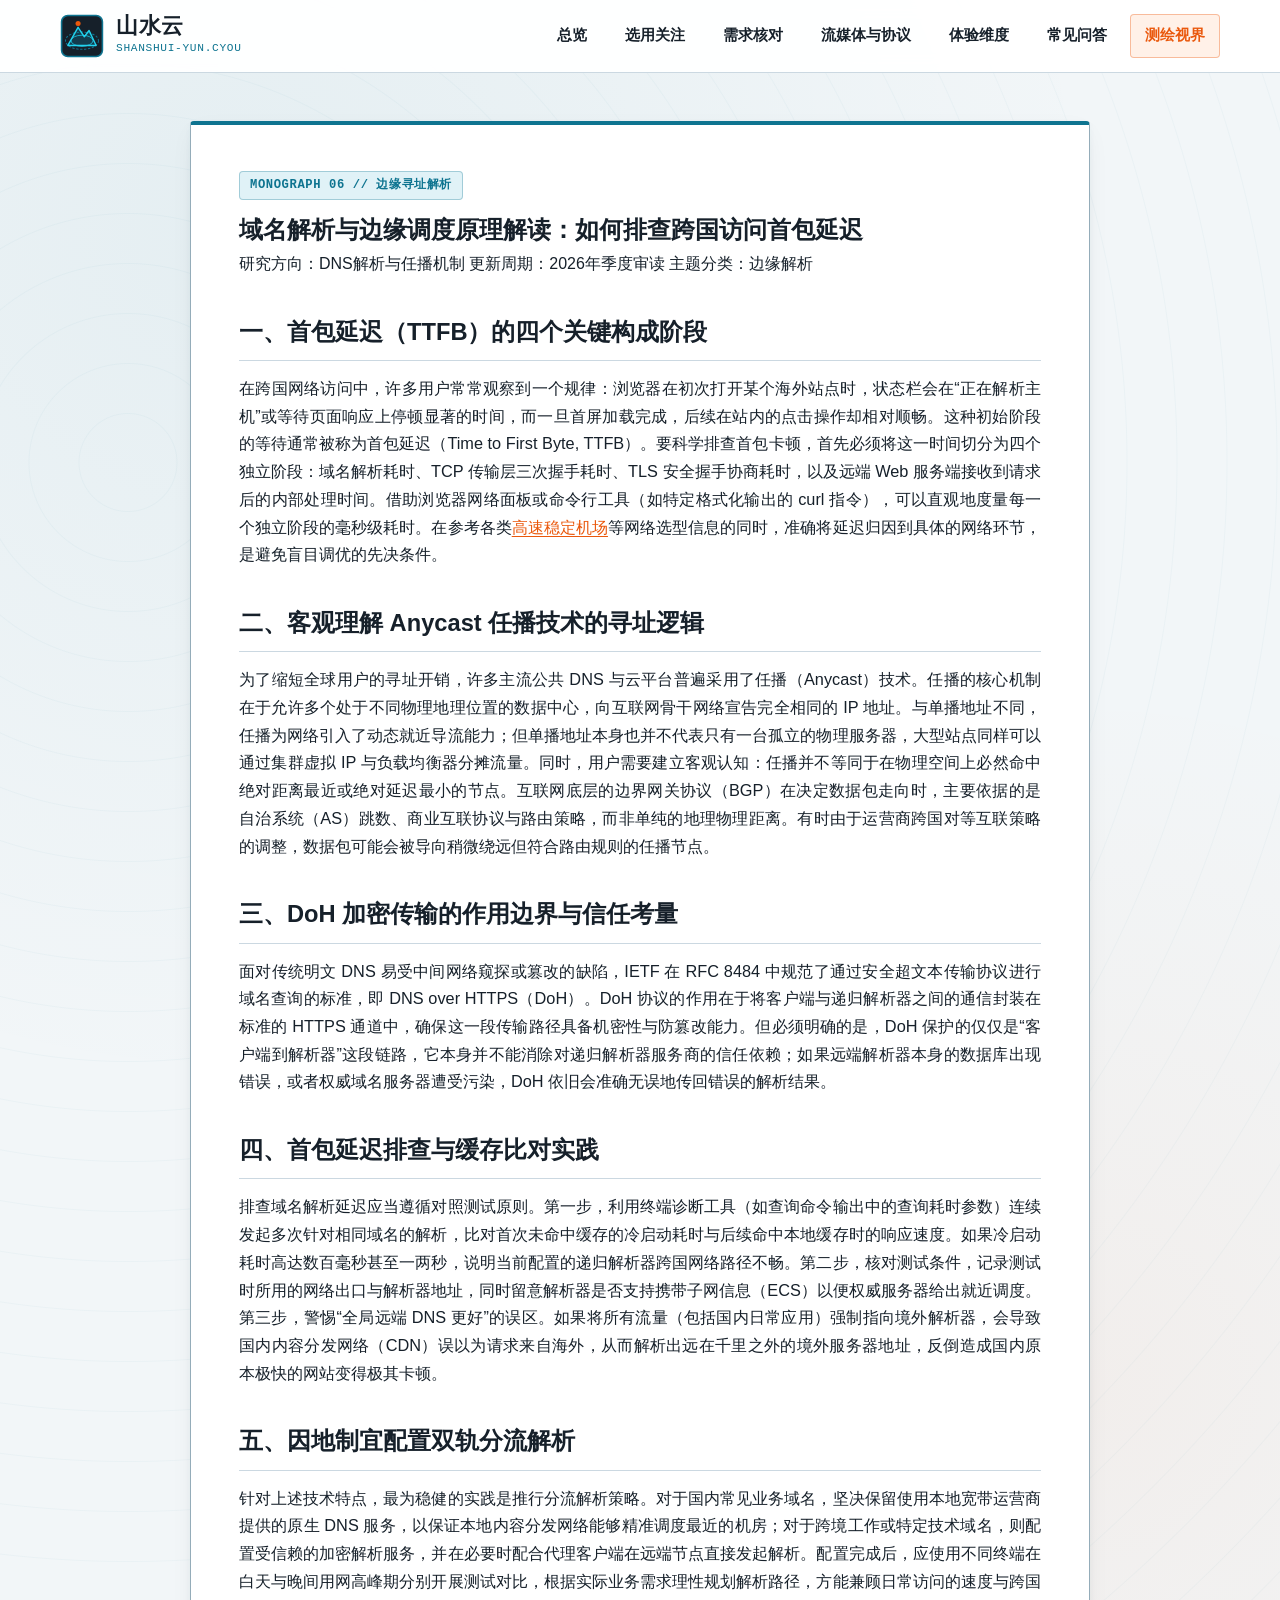
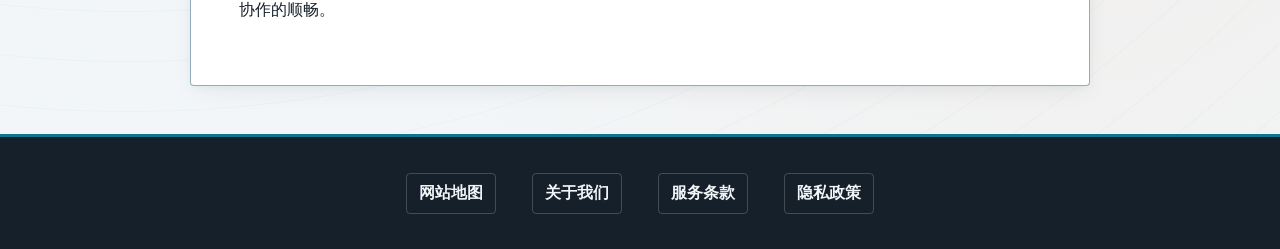
<file: anycast-dns-resolution-mechanics.html>
<!DOCTYPE html>
<html lang="zh-CN">
<head>
  <meta charset="UTF-8">
  <meta name="viewport" content="width=device-width, initial-scale=1.0">
  <title>域名解析与边缘调度原理解读：如何排查跨国访问首包延迟 - 山水云</title>
  <meta name="description" content="深入拆解跨国Web访问首包延迟（TTFB）构成，系统剖析Anycast任播寻址原理、DoH加密解析传输特性与本地分流解析配置，提供实用的排错与优化参考。">
  <link rel="canonical" href="https://shanshui-yun.cyou/anycast-dns-resolution-mechanics.html">
  <meta property="og:title" content="域名解析与边缘调度原理解读：如何排查跨国访问首包延迟">
  <meta property="og:description" content="深入解析首包延迟成因与Anycast及加密DNS解析机制，提供科学的域名排障指南。">
  <meta property="og:url" content="https://shanshui-yun.cyou/anycast-dns-resolution-mechanics.html">
  <meta property="og:type" content="article">
  <meta property="og:site_name" content="山水云">
  <link rel="stylesheet" href="style.css">
  <script type="application/ld+json">
  {
    "@context": "https://schema.org",
    "@type": "Article",
    "headline": "域名解析与边缘调度原理解读：如何排查跨国访问首包延迟",
    "description": "深入拆解跨国Web访问首包延迟（TTFB）构成，系统剖析Anycast任播寻址原理、DoH加密解析传输特性与本地分流解析配置，提供实用的排错与优化参考。",
    "mainEntityOfPage": "https://shanshui-yun.cyou/anycast-dns-resolution-mechanics.html",
    "publisher": {
      "@type": "Organization",
      "name": "山水云"
    }
  }
  </script>
</head>
<body>

  <header class="site-header">
    <div class="header-inner">
      <a href="index.html" class="brand-logo" aria-label="山水云首页">
        <svg viewBox="0 0 56 56" fill="none" xmlns="http://www.w3.org/2000/svg" role="img" aria-label="山水云标志">
          <rect x="2" y="2" width="52" height="52" rx="8" fill="#16202A" stroke="#0E7490" stroke-width="2"/>
          <ellipse cx="28" cy="34" rx="21" ry="11" stroke="#0E7490" stroke-width="1.3" stroke-dasharray="3 2"/>
          <ellipse cx="28" cy="34" rx="14" ry="7" stroke="#22D3EE" stroke-width="1.2"/>
          <path d="M10 40 L23 17 L31 29 L37 21 L46 40 Z" fill="#0E7490" fill-opacity="0.35" stroke="#22D3EE" stroke-width="1.8" stroke-linejoin="round"/>
          <circle cx="23" cy="12" r="3.2" fill="#EA580C"/>
        </svg>
        <div class="brand-text-wrap">
          <span class="brand-title">山水云</span>
          <span class="brand-coords">SHANSHUI-YUN.CYOU</span>
        </div>
      </a>
      <nav class="main-nav" aria-label="主导航">
        <a href="index.html">总览</a>
        <a href="index.html#features">选用关注</a>
        <a href="index.html#pricing">需求核对</a>
        <a href="index.html#streaming">流媒体与协议</a>
        <a href="index.html#reviews">体验维度</a>
        <a href="index.html#faq">常见问答</a>
        <a href="cartography-hub.html" class="nav-hub-pill active">测绘视界</a>
      </nav>
    </div>
  </header>

  <main class="container">
    <article class="article-shell">
      <div class="article-meta-header">
        <span class="coord-badge">MONOGRAPH 06 // 边缘寻址解析</span>
        <h1>域名解析与边缘调度原理解读：如何排查跨国访问首包延迟</h1>
        <div class="meta-row">
          <span>研究方向：DNS解析与任播机制</span>
          <span>更新周期：2026年季度审读</span>
          <span>主题分类：边缘解析</span>
        </div>
      </div>

      <div class="article-content" data-content="article">
        <h2>一、首包延迟（TTFB）的四个关键构成阶段</h2>
        <p>
          在跨国网络访问中，许多用户常常观察到一个规律：浏览器在初次打开某个海外站点时，状态栏会在“正在解析主机”或等待页面响应上停顿显著的时间，而一旦首屏加载完成，后续在站内的点击操作却相对顺畅。这种初始阶段的等待通常被称为首包延迟（Time to First Byte, TTFB）。要科学排查首包卡顿，首先必须将这一时间切分为四个独立阶段：域名解析耗时、TCP 传输层三次握手耗时、TLS 安全握手协商耗时，以及远端 Web 服务端接收到请求后的内部处理时间。借助浏览器网络面板或命令行工具（如特定格式化输出的 curl 指令），可以直观地度量每一个独立阶段的毫秒级耗时。在参考各类<a href="https://jichangtuijan.top/">高速稳定机场</a>等网络选型信息的同时，准确将延迟归因到具体的网络环节，是避免盲目调优的先决条件。
        </p>

        <h2>二、客观理解 Anycast 任播技术的寻址逻辑</h2>
        <p>
          为了缩短全球用户的寻址开销，许多主流公共 DNS 与云平台普遍采用了任播（Anycast）技术。任播的核心机制在于允许多个处于不同物理地理位置的数据中心，向互联网骨干网络宣告完全相同的 IP 地址。与单播地址不同，任播为网络引入了动态就近导流能力；但单播地址本身也并不代表只有一台孤立的物理服务器，大型站点同样可以通过集群虚拟 IP 与负载均衡器分摊流量。同时，用户需要建立客观认知：任播并不等同于在物理空间上必然命中绝对距离最近或绝对延迟最小的节点。互联网底层的边界网关协议（BGP）在决定数据包走向时，主要依据的是自治系统（AS）跳数、商业互联协议与路由策略，而非单纯的地理物理距离。有时由于运营商跨国对等互联策略的调整，数据包可能会被导向稍微绕远但符合路由规则的任播节点。
        </p>

        <h2>三、DoH 加密传输的作用边界与信任考量</h2>
        <p>
          面对传统明文 DNS 易受中间网络窥探或篡改的缺陷，IETF 在 RFC 8484 中规范了通过安全超文本传输协议进行域名查询的标准，即 DNS over HTTPS（DoH）。DoH 协议的作用在于将客户端与递归解析器之间的通信封装在标准的 HTTPS 通道中，确保这一段传输路径具备机密性与防篡改能力。但必须明确的是，DoH 保护的仅仅是“客户端到解析器”这段链路，它本身并不能消除对递归解析器服务商的信任依赖；如果远端解析器本身的数据库出现错误，或者权威域名服务器遭受污染，DoH 依旧会准确无误地传回错误的解析结果。
        </p>

        <h2>四、首包延迟排查与缓存比对实践</h2>
        <p>
          排查域名解析延迟应当遵循对照测试原则。第一步，利用终端诊断工具（如查询命令输出中的查询耗时参数）连续发起多次针对相同域名的解析，比对首次未命中缓存的冷启动耗时与后续命中本地缓存时的响应速度。如果冷启动耗时高达数百毫秒甚至一两秒，说明当前配置的递归解析器跨国网络路径不畅。第二步，核对测试条件，记录测试时所用的网络出口与解析器地址，同时留意解析器是否支持携带子网信息（ECS）以便权威服务器给出就近调度。第三步，警惕“全局远端 DNS 更好”的误区。如果将所有流量（包括国内日常应用）强制指向境外解析器，会导致国内内容分发网络（CDN）误以为请求来自海外，从而解析出远在千里之外的境外服务器地址，反倒造成国内原本极快的网站变得极其卡顿。
        </p>

        <h2>五、因地制宜配置双轨分流解析</h2>
        <p>
          针对上述技术特点，最为稳健的实践是推行分流解析策略。对于国内常见业务域名，坚决保留使用本地宽带运营商提供的原生 DNS 服务，以保证本地内容分发网络能够精准调度最近的机房；对于跨境工作或特定技术域名，则配置受信赖的加密解析服务，并在必要时配合代理客户端在远端节点直接发起解析。配置完成后，应使用不同终端在白天与晚间用网高峰期分别开展测试对比，根据实际业务需求理性规划解析路径，方能兼顾日常访问的速度与跨国协作的顺畅。
        </p>
      </div>
    </article>
  </main>

  <footer class="site-footer">
    <nav class="footer-nav-only" aria-label="页脚合规导航">
      <a href="sitemap.html">网站地图</a>
      <a href="about.html">关于我们</a>
      <a href="terms.html">服务条款</a>
      <a href="privacy.html">隐私政策</a>
    </nav>
  </footer>

</body>
</html>
</file>
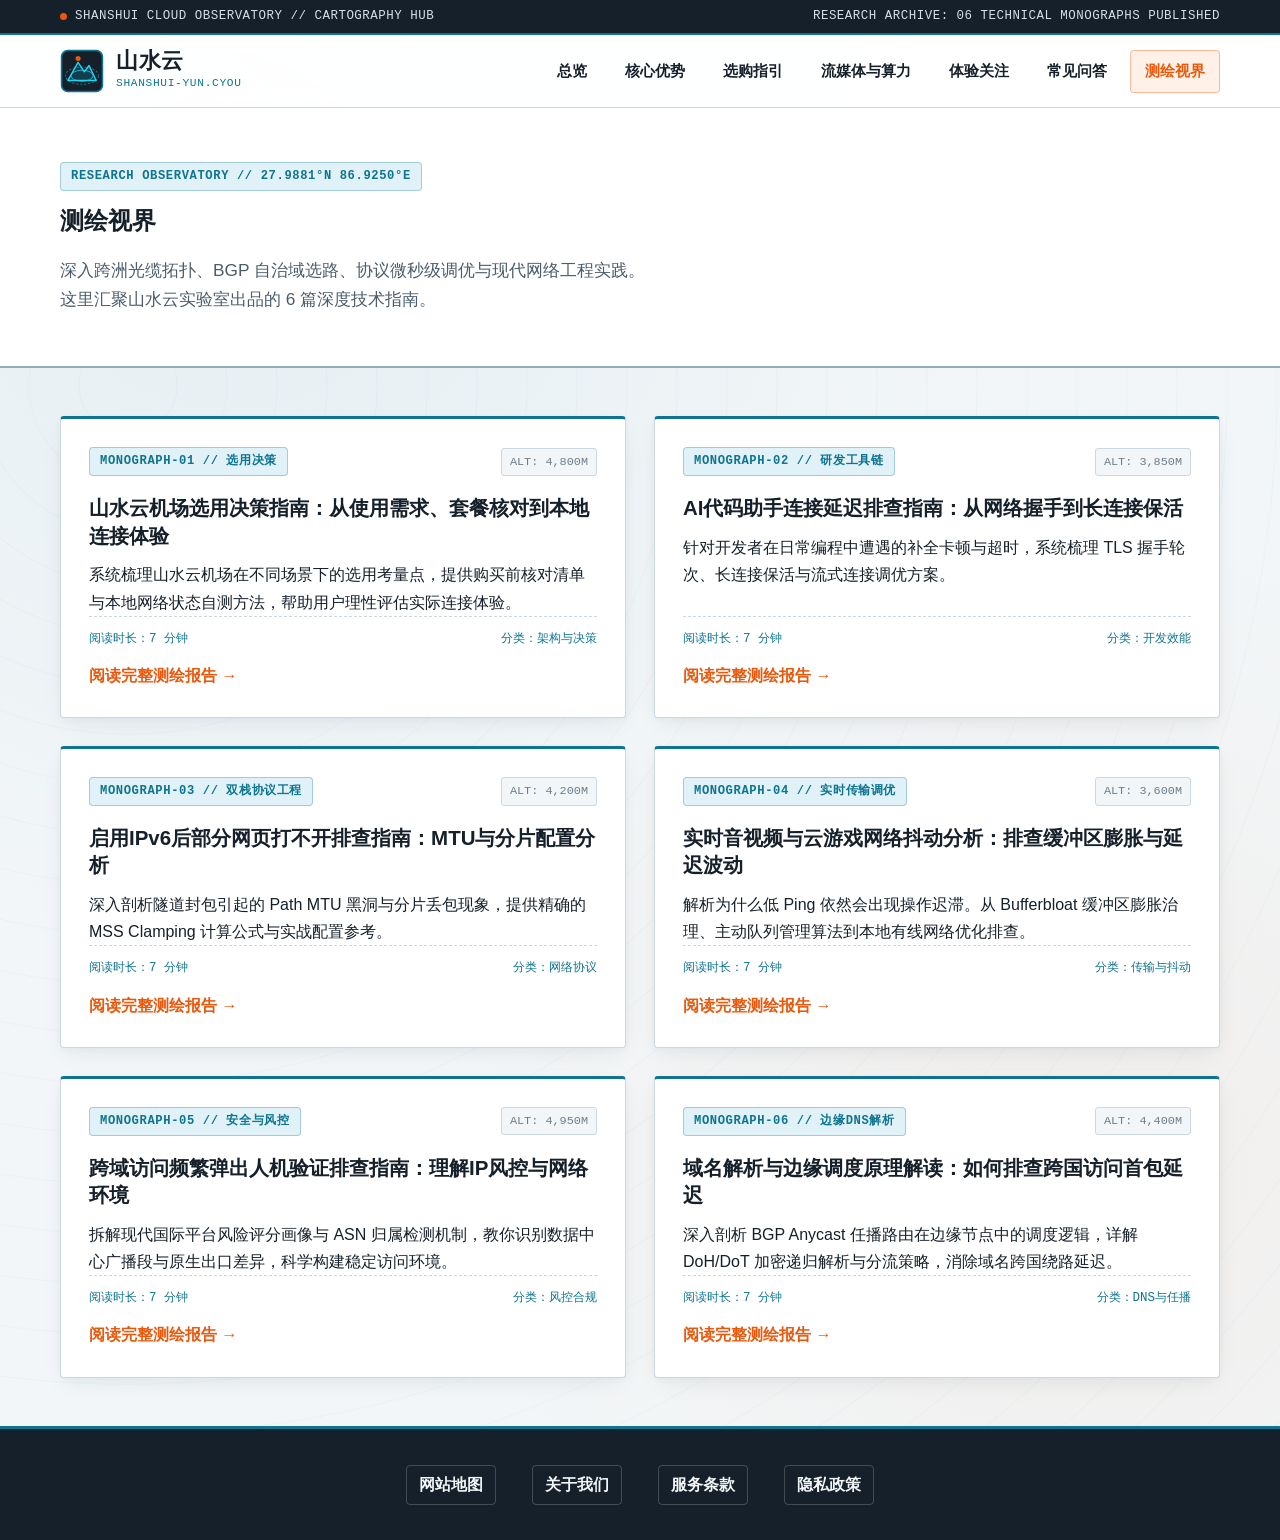
<file: cartography-hub.html>
<!DOCTYPE html>
<html lang="zh-CN">
<head>
  <meta charset="UTF-8">
  <meta name="viewport" content="width=device-width, initial-scale=1.0">
  <title>测绘视界 - 山水云机场 跨洲网络工程与低延迟架构深度研究专栏</title>
  <meta name="description" content="山水云机场【测绘视界】专栏汇聚跨境专线中继拓扑、Anycast任播解析机制、IPv6双栈隧道调优、云游戏UDP抖动抑制、AI代码助手流式加速及IP信誉防护等6篇原创工程实践指南。">
  <meta name="keywords" content="测绘视界,山水云,山水云机场,专线架构,Anycast解析,IPv6隧道,云游戏加速,AI代码助手,IP信誉">
  <link rel="canonical" href="https://shanshui-yun.cyou/cartography-hub.html">
  <meta property="og:title" content="测绘视界 - 山水云机场跨洲网络工程与低延迟架构深度研究专栏">
  <meta property="og:description" content="探索山水云机场网络工程专栏撰写的跨洲专线传输、Anycast边缘路由与AI工具链网络优化实录。">
  <meta property="og:url" content="https://shanshui-yun.cyou/cartography-hub.html">
  <meta property="og:type" content="website">
  <meta property="og:site_name" content="山水云">
  <link rel="stylesheet" href="style.css">
</head>
<body>

  <div class="telemetry-bar">
    <div class="telemetry-inner">
      <div class="telemetry-tag">
        <span class="telemetry-dot"></span>
        <span>SHANSHUI CLOUD OBSERVATORY // CARTOGRAPHY HUB</span>
      </div>
      <div>RESEARCH ARCHIVE: 06 TECHNICAL MONOGRAPHS PUBLISHED</div>
    </div>
  </div>

  <header class="site-header">
    <div class="header-inner">
      <a href="index.html" class="brand-logo" aria-label="山水云首页">
        <svg viewBox="0 0 56 56" fill="none" xmlns="http://www.w3.org/2000/svg" role="img" aria-label="山水云标志">
          <rect x="2" y="2" width="52" height="52" rx="8" fill="#16202A" stroke="#0E7490" stroke-width="2"/>
          <ellipse cx="28" cy="34" rx="21" ry="11" stroke="#0E7490" stroke-width="1.3" stroke-dasharray="3 2"/>
          <ellipse cx="28" cy="34" rx="14" ry="7" stroke="#22D3EE" stroke-width="1.2"/>
          <path d="M10 40 L23 17 L31 29 L37 21 L46 40 Z" fill="#0E7490" fill-opacity="0.35" stroke="#22D3EE" stroke-width="1.8" stroke-linejoin="round"/>
          <circle cx="23" cy="12" r="3.2" fill="#EA580C"/>
        </svg>
        <div class="brand-text-wrap">
          <span class="brand-title">山水云</span>
          <span class="brand-coords">SHANSHUI-YUN.CYOU</span>
        </div>
      </a>
      <nav class="main-nav" aria-label="主导航">
        <a href="index.html">总览</a>
        <a href="index.html#features">核心优势</a>
        <a href="index.html#pricing">选购指引</a>
        <a href="index.html#streaming">流媒体与算力</a>
        <a href="index.html#reviews">体验关注</a>
        <a href="index.html#faq">常见问答</a>
        <a href="cartography-hub.html" class="nav-hub-pill active">测绘视界</a>
      </nav>
    </div>
  </header>

  <section class="page-hero-banner">
    <div class="container">
      <span class="coord-badge">RESEARCH OBSERVATORY // 27.9881°N 86.9250°E</span>
      <h1>测绘视界</h1>
      <p class="hero-subtitle" style="margin-top: 14px; margin-bottom: 0;">
        深入跨洲光缆拓扑、BGP 自治域选路、协议微秒级调优与现代网络工程实践。这里汇聚山水云实验室出品的 6 篇深度技术指南。
      </p>
    </div>
  </section>

  <main class="container">
    <div class="hub-grid">
      <!-- Card 1 -->
      <article class="hub-card">
        <div>
          <div class="card-meta-row">
            <span class="coord-badge" style="margin-bottom:0;">MONOGRAPH-01 // 选用决策</span>
            <span class="elev-tag">ALT: 4,800M</span>
          </div>
          <h2><a href="alpine-relay-architecture-test.html">山水云机场选用决策指南：从使用需求、套餐核对到本地连接体验</a></h2>
          <p>
            系统梳理山水云机场在不同场景下的选用考量点，提供购买前核对清单与本地网络状态自测方法，帮助用户理性评估实际连接体验。
          </p>
        </div>
        <div>
          <div class="card-spec-foot">
            <span>阅读时长：7 分钟</span>
            <span>分类：架构与决策</span>
          </div>
          <a href="alpine-relay-architecture-test.html" class="read-more-link">阅读完整测绘报告 &rarr;</a>
        </div>
      </article>

      <!-- Card 2 -->
      <article class="hub-card">
        <div>
          <div class="card-meta-row">
            <span class="coord-badge" style="margin-bottom:0;">MONOGRAPH-02 // 研发工具链</span>
            <span class="elev-tag">ALT: 3,850M</span>
          </div>
          <h2><a href="ai-code-assistant-latency-benchmark.html">AI代码助手连接延迟排查指南：从网络握手到长连接保活</a></h2>
          <p>
            针对开发者在日常编程中遭遇的补全卡顿与超时，系统梳理 TLS 握手轮次、长连接保活与流式连接调优方案。
          </p>
        </div>
        <div>
          <div class="card-spec-foot">
            <span>阅读时长：7 分钟</span>
            <span>分类：开发效能</span>
          </div>
          <a href="ai-code-assistant-latency-benchmark.html" class="read-more-link">阅读完整测绘报告 &rarr;</a>
        </div>
      </article>

      <!-- Card 3 -->
      <article class="hub-card">
        <div>
          <div class="card-meta-row">
            <span class="coord-badge" style="margin-bottom:0;">MONOGRAPH-03 // 双栈协议工程</span>
            <span class="elev-tag">ALT: 4,200M</span>
          </div>
          <h2><a href="ipv6-dual-stack-tunnel-migration.html">启用IPv6后部分网页打不开排查指南：MTU与分片配置分析</a></h2>
          <p>
            深入剖析隧道封包引起的 Path MTU 黑洞与分片丢包现象，提供精确的 MSS Clamping 计算公式与实战配置参考。
          </p>
        </div>
        <div>
          <div class="card-spec-foot">
            <span>阅读时长：7 分钟</span>
            <span>分类：网络协议</span>
          </div>
          <a href="ipv6-dual-stack-tunnel-migration.html" class="read-more-link">阅读完整测绘报告 &rarr;</a>
        </div>
      </article>

      <!-- Card 4 -->
      <article class="hub-card">
        <div>
          <div class="card-meta-row">
            <span class="coord-badge" style="margin-bottom:0;">MONOGRAPH-04 // 实时传输调优</span>
            <span class="elev-tag">ALT: 3,600M</span>
          </div>
          <h2><a href="cloud-gaming-jitter-elimination.html">实时音视频与云游戏网络抖动分析：排查缓冲区膨胀与延迟波动</a></h2>
          <p>
            解析为什么低 Ping 依然会出现操作迟滞。从 Bufferbloat 缓冲区膨胀治理、主动队列管理算法到本地有线网络优化排查。
          </p>
        </div>
        <div>
          <div class="card-spec-foot">
            <span>阅读时长：7 分钟</span>
            <span>分类：传输与抖动</span>
          </div>
          <a href="cloud-gaming-jitter-elimination.html" class="read-more-link">阅读完整测绘报告 &rarr;</a>
        </div>
      </article>

      <!-- Card 5 -->
      <article class="hub-card">
        <div>
          <div class="card-meta-row">
            <span class="coord-badge" style="margin-bottom:0;">MONOGRAPH-05 // 安全与风控</span>
            <span class="elev-tag">ALT: 4,950M</span>
          </div>
          <h2><a href="residential-ip-reputation-protection.html">跨域访问频繁弹出人机验证排查指南：理解IP风控与网络环境</a></h2>
          <p>
            拆解现代国际平台风险评分画像与 ASN 归属检测机制，教你识别数据中心广播段与原生出口差异，科学构建稳定访问环境。
          </p>
        </div>
        <div>
          <div class="card-spec-foot">
            <span>阅读时长：7 分钟</span>
            <span>分类：风控合规</span>
          </div>
          <a href="residential-ip-reputation-protection.html" class="read-more-link">阅读完整测绘报告 &rarr;</a>
        </div>
      </article>

      <!-- Card 6 -->
      <article class="hub-card">
        <div>
          <div class="card-meta-row">
            <span class="coord-badge" style="margin-bottom:0;">MONOGRAPH-06 // 边缘DNS解析</span>
            <span class="elev-tag">ALT: 4,400M</span>
          </div>
          <h2><a href="anycast-dns-resolution-mechanics.html">域名解析与边缘调度原理解读：如何排查跨国访问首包延迟</a></h2>
          <p>
            深入剖析 BGP Anycast 任播路由在边缘节点中的调度逻辑，详解 DoH/DoT 加密递归解析与分流策略，消除域名跨国绕路延迟。
          </p>
        </div>
        <div>
          <div class="card-spec-foot">
            <span>阅读时长：7 分钟</span>
            <span>分类：DNS与任播</span>
          </div>
          <a href="anycast-dns-resolution-mechanics.html" class="read-more-link">阅读完整测绘报告 &rarr;</a>
        </div>
      </article>
    </div>
  </main>

  <footer class="site-footer">
    <nav class="footer-nav-only" aria-label="页脚合规导航">
      <a href="sitemap.html">网站地图</a>
      <a href="about.html">关于我们</a>
      <a href="terms.html">服务条款</a>
      <a href="privacy.html">隐私政策</a>
    </nav>
  </footer>

</body>
</html>
</file>
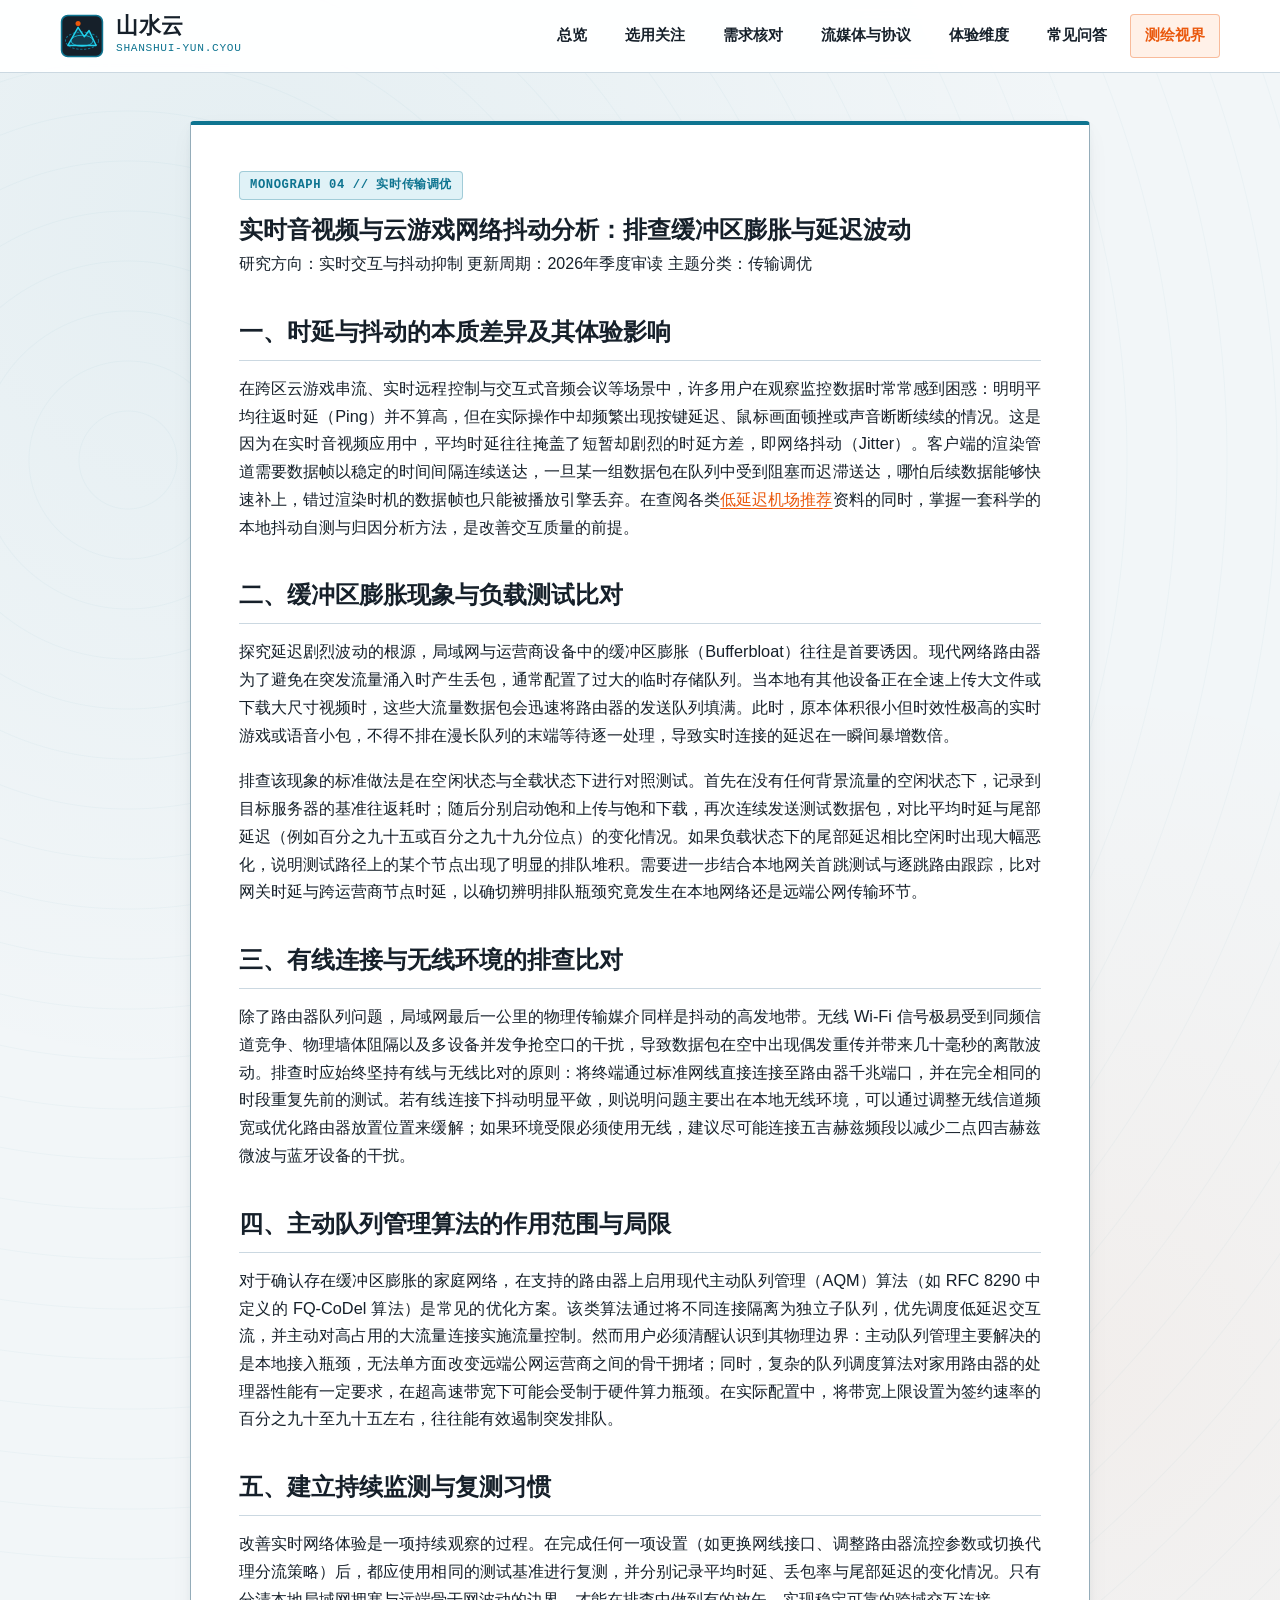
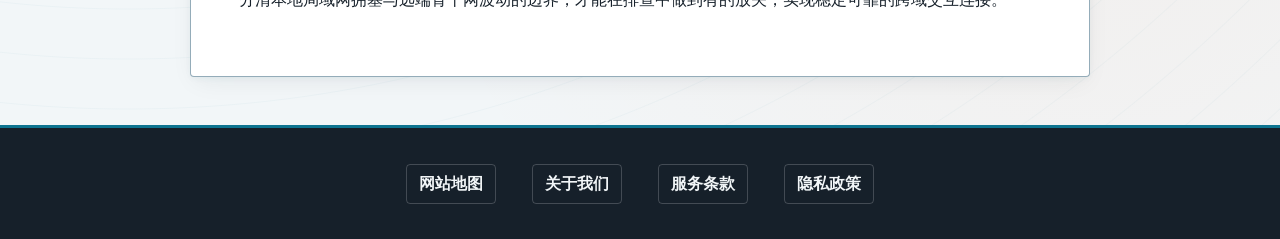
<file: cloud-gaming-jitter-elimination.html>
<!DOCTYPE html>
<html lang="zh-CN">
<head>
  <meta charset="UTF-8">
  <meta name="viewport" content="width=device-width, initial-scale=1.0">
  <title>实时音视频与云游戏网络抖动分析：排查缓冲区膨胀与延迟波动 - 山水云</title>
  <meta name="description" content="深入分析跨区云游戏串流与实时音视频互动中的网络抖动成因，结合空闲与负载延迟比对、有线网络排障及主动队列管理算法特性，提供系统的延迟排查与调优手册。">
  <link rel="canonical" href="https://shanshui-yun.cyou/cloud-gaming-jitter-elimination.html">
  <meta property="og:title" content="实时音视频与云游戏网络抖动分析：排查缓冲区膨胀与延迟波动">
  <meta property="og:description" content="解析为什么基础Ping值看似正常却依然出现操作迟滞，提供系统的网络抖动与队列排障指南。">
  <meta property="og:url" content="https://shanshui-yun.cyou/cloud-gaming-jitter-elimination.html">
  <meta property="og:type" content="article">
  <meta property="og:site_name" content="山水云">
  <link rel="stylesheet" href="style.css">
  <script type="application/ld+json">
  {
    "@context": "https://schema.org",
    "@type": "Article",
    "headline": "实时音视频与云游戏网络抖动分析：排查缓冲区膨胀与延迟波动",
    "description": "深入分析跨区云游戏串流与实时音视频互动中的网络抖动成因，结合空闲与负载延迟比对、有线网络排障及主动队列管理算法特性，提供系统的延迟排查与调优手册。",
    "mainEntityOfPage": "https://shanshui-yun.cyou/cloud-gaming-jitter-elimination.html",
    "publisher": {
      "@type": "Organization",
      "name": "山水云"
    }
  }
  </script>
</head>
<body>

  <header class="site-header">
    <div class="header-inner">
      <a href="index.html" class="brand-logo" aria-label="山水云首页">
        <svg viewBox="0 0 56 56" fill="none" xmlns="http://www.w3.org/2000/svg" role="img" aria-label="山水云标志">
          <rect x="2" y="2" width="52" height="52" rx="8" fill="#16202A" stroke="#0E7490" stroke-width="2"/>
          <ellipse cx="28" cy="34" rx="21" ry="11" stroke="#0E7490" stroke-width="1.3" stroke-dasharray="3 2"/>
          <ellipse cx="28" cy="34" rx="14" ry="7" stroke="#22D3EE" stroke-width="1.2"/>
          <path d="M10 40 L23 17 L31 29 L37 21 L46 40 Z" fill="#0E7490" fill-opacity="0.35" stroke="#22D3EE" stroke-width="1.8" stroke-linejoin="round"/>
          <circle cx="23" cy="12" r="3.2" fill="#EA580C"/>
        </svg>
        <div class="brand-text-wrap">
          <span class="brand-title">山水云</span>
          <span class="brand-coords">SHANSHUI-YUN.CYOU</span>
        </div>
      </a>
      <nav class="main-nav" aria-label="主导航">
        <a href="index.html">总览</a>
        <a href="index.html#features">选用关注</a>
        <a href="index.html#pricing">需求核对</a>
        <a href="index.html#streaming">流媒体与协议</a>
        <a href="index.html#reviews">体验维度</a>
        <a href="index.html#faq">常见问答</a>
        <a href="cartography-hub.html" class="nav-hub-pill active">测绘视界</a>
      </nav>
    </div>
  </header>

  <main class="container">
    <article class="article-shell">
      <div class="article-meta-header">
        <span class="coord-badge">MONOGRAPH 04 // 实时传输调优</span>
        <h1>实时音视频与云游戏网络抖动分析：排查缓冲区膨胀与延迟波动</h1>
        <div class="meta-row">
          <span>研究方向：实时交互与抖动抑制</span>
          <span>更新周期：2026年季度审读</span>
          <span>主题分类：传输调优</span>
        </div>
      </div>

      <div class="article-content" data-content="article">
        <h2>一、时延与抖动的本质差异及其体验影响</h2>
        <p>
          在跨区云游戏串流、实时远程控制与交互式音频会议等场景中，许多用户在观察监控数据时常常感到困惑：明明平均往返时延（Ping）并不算高，但在实际操作中却频繁出现按键延迟、鼠标画面顿挫或声音断断续续的情况。这是因为在实时音视频应用中，平均时延往往掩盖了短暂却剧烈的时延方差，即网络抖动（Jitter）。客户端的渲染管道需要数据帧以稳定的时间间隔连续送达，一旦某一组数据包在队列中受到阻塞而迟滞送达，哪怕后续数据能够快速补上，错过渲染时机的数据帧也只能被播放引擎丢弃。在查阅各类<a href="https://jichangtuijan.top/">低延迟机场推荐</a>资料的同时，掌握一套科学的本地抖动自测与归因分析方法，是改善交互质量的前提。
        </p>

        <h2>二、缓冲区膨胀现象与负载测试比对</h2>
        <p>
          探究延迟剧烈波动的根源，局域网与运营商设备中的缓冲区膨胀（Bufferbloat）往往是首要诱因。现代网络路由器为了避免在突发流量涌入时产生丢包，通常配置了过大的临时存储队列。当本地有其他设备正在全速上传大文件或下载大尺寸视频时，这些大流量数据包会迅速将路由器的发送队列填满。此时，原本体积很小但时效性极高的实时游戏或语音小包，不得不排在漫长队列的末端等待逐一处理，导致实时连接的延迟在一瞬间暴增数倍。
        </p>
        <p>
          排查该现象的标准做法是在空闲状态与全载状态下进行对照测试。首先在没有任何背景流量的空闲状态下，记录到目标服务器的基准往返耗时；随后分别启动饱和上传与饱和下载，再次连续发送测试数据包，对比平均时延与尾部延迟（例如百分之九十五或百分之九十九分位点）的变化情况。如果负载状态下的尾部延迟相比空闲时出现大幅恶化，说明测试路径上的某个节点出现了明显的排队堆积。需要进一步结合本地网关首跳测试与逐跳路由跟踪，比对网关时延与跨运营商节点时延，以确切辨明排队瓶颈究竟发生在本地网络还是远端公网传输环节。
        </p>

        <h2>三、有线连接与无线环境的排查比对</h2>
        <p>
          除了路由器队列问题，局域网最后一公里的物理传输媒介同样是抖动的高发地带。无线 Wi-Fi 信号极易受到同频信道竞争、物理墙体阻隔以及多设备并发争抢空口的干扰，导致数据包在空中出现偶发重传并带来几十毫秒的离散波动。排查时应始终坚持有线与无线比对的原则：将终端通过标准网线直接连接至路由器千兆端口，并在完全相同的时段重复先前的测试。若有线连接下抖动明显平敛，则说明问题主要出在本地无线环境，可以通过调整无线信道频宽或优化路由器放置位置来缓解；如果环境受限必须使用无线，建议尽可能连接五吉赫兹频段以减少二点四吉赫兹微波与蓝牙设备的干扰。
        </p>

        <h2>四、主动队列管理算法的作用范围与局限</h2>
        <p>
          对于确认存在缓冲区膨胀的家庭网络，在支持的路由器上启用现代主动队列管理（AQM）算法（如 RFC 8290 中定义的 FQ-CoDel 算法）是常见的优化方案。该类算法通过将不同连接隔离为独立子队列，优先调度低延迟交互流，并主动对高占用的大流量连接实施流量控制。然而用户必须清醒认识到其物理边界：主动队列管理主要解决的是本地接入瓶颈，无法单方面改变远端公网运营商之间的骨干拥堵；同时，复杂的队列调度算法对家用路由器的处理器性能有一定要求，在超高速带宽下可能会受制于硬件算力瓶颈。在实际配置中，将带宽上限设置为签约速率的百分之九十至九十五左右，往往能有效遏制突发排队。
        </p>

        <h2>五、建立持续监测与复测习惯</h2>
        <p>
          改善实时网络体验是一项持续观察的过程。在完成任何一项设置（如更换网线接口、调整路由器流控参数或切换代理分流策略）后，都应使用相同的测试基准进行复测，并分别记录平均时延、丢包率与尾部延迟的变化情况。只有分清本地局域网拥塞与远端骨干网波动的边界，才能在排查中做到有的放矢，实现稳定可靠的跨域交互连接。
        </p>
      </div>
    </article>
  </main>

  <footer class="site-footer">
    <nav class="footer-nav-only" aria-label="页脚合规导航">
      <a href="sitemap.html">网站地图</a>
      <a href="about.html">关于我们</a>
      <a href="terms.html">服务条款</a>
      <a href="privacy.html">隐私政策</a>
    </nav>
  </footer>

</body>
</html>
</file>
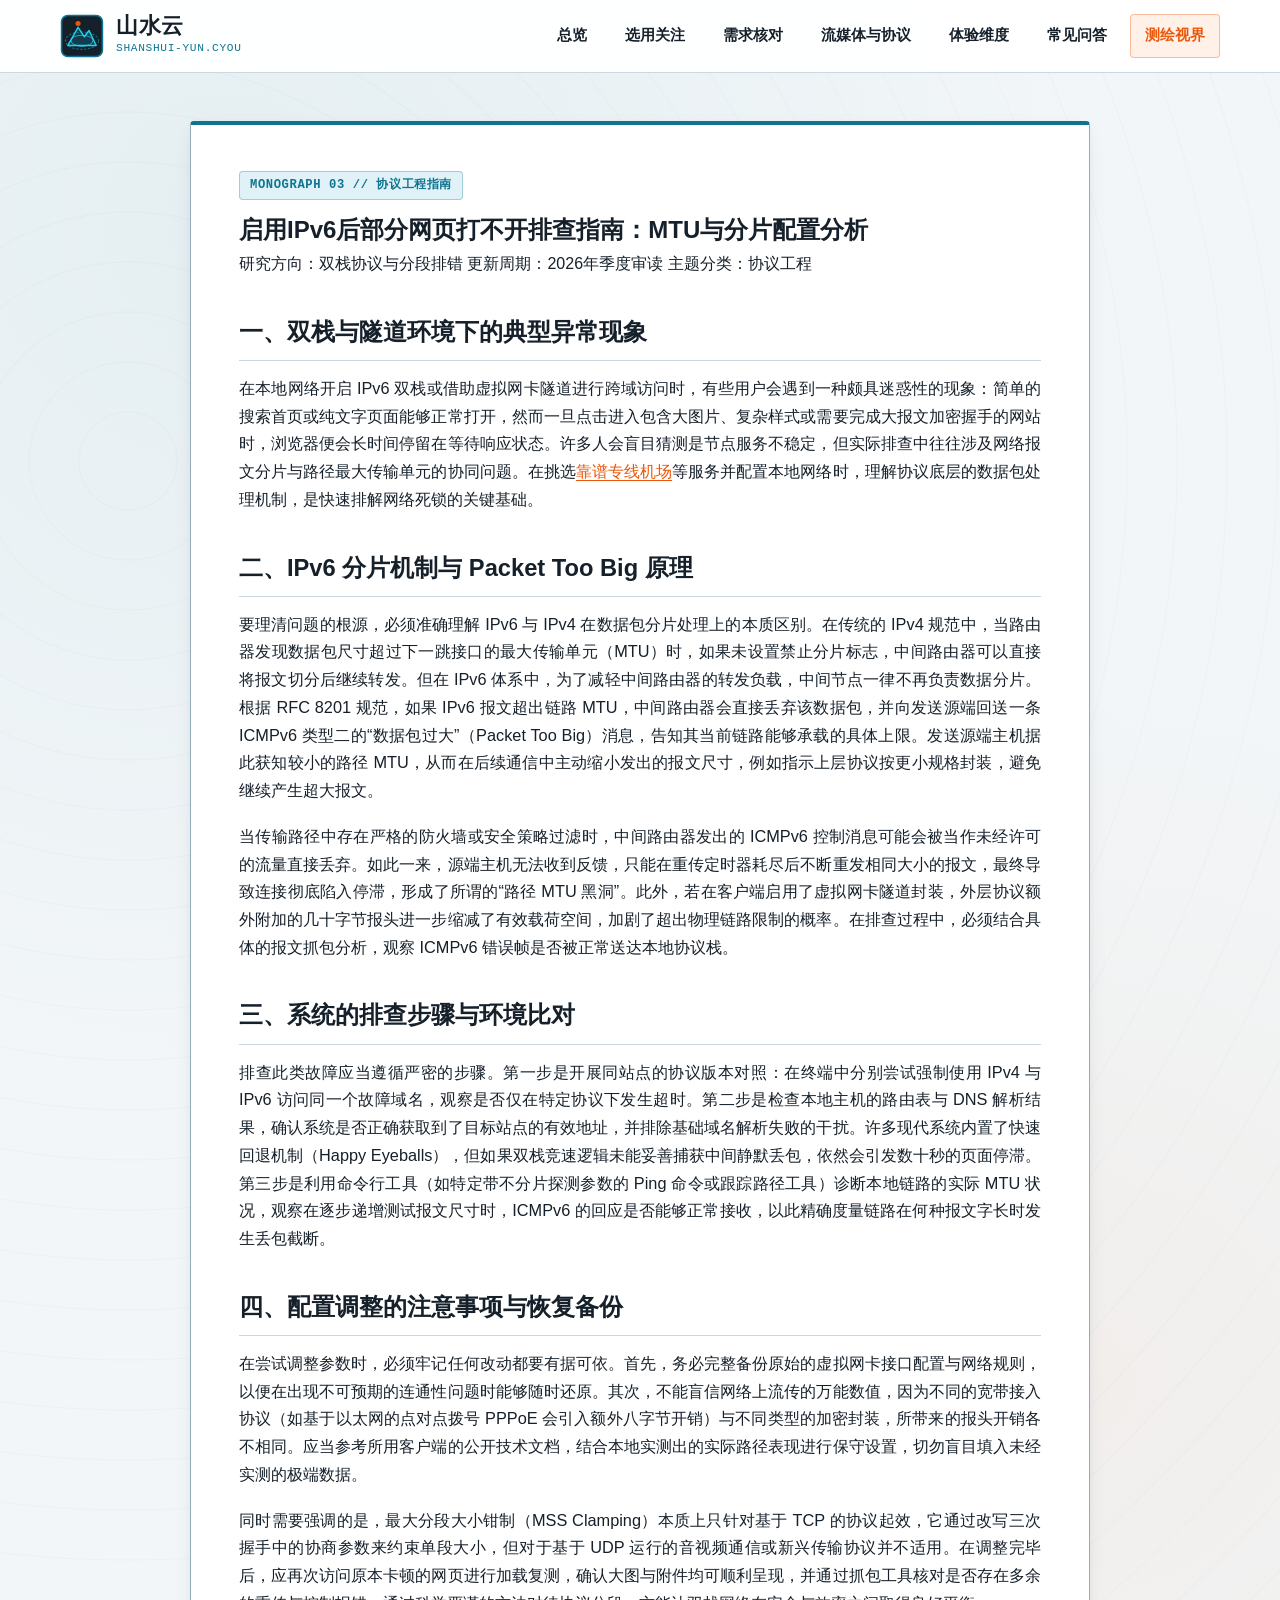
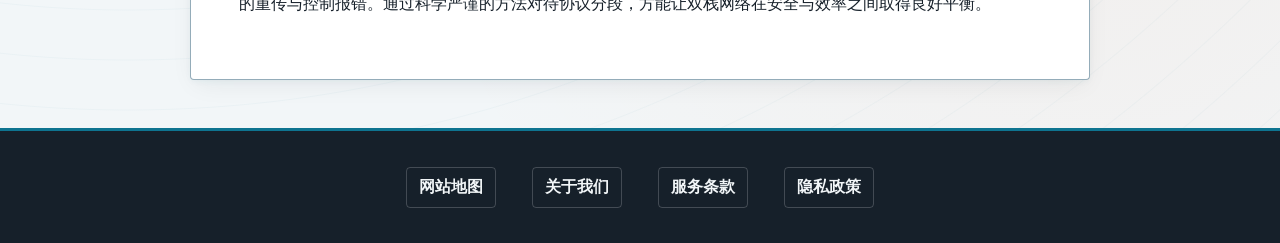
<file: ipv6-dual-stack-tunnel-migration.html>
<!DOCTYPE html>
<html lang="zh-CN">
<head>
  <meta charset="UTF-8">
  <meta name="viewport" content="width=device-width, initial-scale=1.0">
  <title>启用IPv6后部分网页打不开排查指南：MTU与分片配置分析 - 山水云</title>
  <meta name="description" content="针对双栈或网络隧道环境下特定网页与富媒体内容无法加载的问题，深入解析IPv6路由不分片机制与ICMPv6 Packet Too Big原理，提供客观实用的排查与配置指南。">
  <link rel="canonical" href="https://shanshui-yun.cyou/ipv6-dual-stack-tunnel-migration.html">
  <meta property="og:title" content="启用IPv6后部分网页打不开排查指南：MTU与分片配置分析">
  <meta property="og:description" content="深入解析IPv6网络报文分片机制与Path MTU黑洞成因，提供实用的排障与分段配置建议。">
  <meta property="og:url" content="https://shanshui-yun.cyou/ipv6-dual-stack-tunnel-migration.html">
  <meta property="og:type" content="article">
  <meta property="og:site_name" content="山水云">
  <link rel="stylesheet" href="style.css">
  <script type="application/ld+json">
  {
    "@context": "https://schema.org",
    "@type": "Article",
    "headline": "启用IPv6后部分网页打不开排查指南：MTU与分片配置分析",
    "description": "针对双栈或网络隧道环境下特定网页与富媒体内容无法加载的问题，深入解析IPv6路由不分片机制与ICMPv6 Packet Too Big原理，提供客观实用的排查与配置指南。",
    "mainEntityOfPage": "https://shanshui-yun.cyou/ipv6-dual-stack-tunnel-migration.html",
    "publisher": {
      "@type": "Organization",
      "name": "山水云"
    }
  }
  </script>
</head>
<body>

  <header class="site-header">
    <div class="header-inner">
      <a href="index.html" class="brand-logo" aria-label="山水云首页">
        <svg viewBox="0 0 56 56" fill="none" xmlns="http://www.w3.org/2000/svg" role="img" aria-label="山水云标志">
          <rect x="2" y="2" width="52" height="52" rx="8" fill="#16202A" stroke="#0E7490" stroke-width="2"/>
          <ellipse cx="28" cy="34" rx="21" ry="11" stroke="#0E7490" stroke-width="1.3" stroke-dasharray="3 2"/>
          <ellipse cx="28" cy="34" rx="14" ry="7" stroke="#22D3EE" stroke-width="1.2"/>
          <path d="M10 40 L23 17 L31 29 L37 21 L46 40 Z" fill="#0E7490" fill-opacity="0.35" stroke="#22D3EE" stroke-width="1.8" stroke-linejoin="round"/>
          <circle cx="23" cy="12" r="3.2" fill="#EA580C"/>
        </svg>
        <div class="brand-text-wrap">
          <span class="brand-title">山水云</span>
          <span class="brand-coords">SHANSHUI-YUN.CYOU</span>
        </div>
      </a>
      <nav class="main-nav" aria-label="主导航">
        <a href="index.html">总览</a>
        <a href="index.html#features">选用关注</a>
        <a href="index.html#pricing">需求核对</a>
        <a href="index.html#streaming">流媒体与协议</a>
        <a href="index.html#reviews">体验维度</a>
        <a href="index.html#faq">常见问答</a>
        <a href="cartography-hub.html" class="nav-hub-pill active">测绘视界</a>
      </nav>
    </div>
  </header>

  <main class="container">
    <article class="article-shell">
      <div class="article-meta-header">
        <span class="coord-badge">MONOGRAPH 03 // 协议工程指南</span>
        <h1>启用IPv6后部分网页打不开排查指南：MTU与分片配置分析</h1>
        <div class="meta-row">
          <span>研究方向：双栈协议与分段排错</span>
          <span>更新周期：2026年季度审读</span>
          <span>主题分类：协议工程</span>
        </div>
      </div>

      <div class="article-content" data-content="article">
        <h2>一、双栈与隧道环境下的典型异常现象</h2>
        <p>
          在本地网络开启 IPv6 双栈或借助虚拟网卡隧道进行跨域访问时，有些用户会遇到一种颇具迷惑性的现象：简单的搜索首页或纯文字页面能够正常打开，然而一旦点击进入包含大图片、复杂样式或需要完成大报文加密握手的网站时，浏览器便会长时间停留在等待响应状态。许多人会盲目猜测是节点服务不稳定，但实际排查中往往涉及网络报文分片与路径最大传输单元的协同问题。在挑选<a href="https://jichangtuijan.top/">靠谱专线机场</a>等服务并配置本地网络时，理解协议底层的数据包处理机制，是快速排解网络死锁的关键基础。
        </p>

        <h2>二、IPv6 分片机制与 Packet Too Big 原理</h2>
        <p>
          要理清问题的根源，必须准确理解 IPv6 与 IPv4 在数据包分片处理上的本质区别。在传统的 IPv4 规范中，当路由器发现数据包尺寸超过下一跳接口的最大传输单元（MTU）时，如果未设置禁止分片标志，中间路由器可以直接将报文切分后继续转发。但在 IPv6 体系中，为了减轻中间路由器的转发负载，中间节点一律不再负责数据分片。根据 RFC 8201 规范，如果 IPv6 报文超出链路 MTU，中间路由器会直接丢弃该数据包，并向发送源端回送一条 ICMPv6 类型二的“数据包过大”（Packet Too Big）消息，告知其当前链路能够承载的具体上限。发送源端主机据此获知较小的路径 MTU，从而在后续通信中主动缩小发出的报文尺寸，例如指示上层协议按更小规格封装，避免继续产生超大报文。
        </p>
        <p>
          当传输路径中存在严格的防火墙或安全策略过滤时，中间路由器发出的 ICMPv6 控制消息可能会被当作未经许可的流量直接丢弃。如此一来，源端主机无法收到反馈，只能在重传定时器耗尽后不断重发相同大小的报文，最终导致连接彻底陷入停滞，形成了所谓的“路径 MTU 黑洞”。此外，若在客户端启用了虚拟网卡隧道封装，外层协议额外附加的几十字节报头进一步缩减了有效载荷空间，加剧了超出物理链路限制的概率。在排查过程中，必须结合具体的报文抓包分析，观察 ICMPv6 错误帧是否被正常送达本地协议栈。
        </p>

        <h2>三、系统的排查步骤与环境比对</h2>
        <p>
          排查此类故障应当遵循严密的步骤。第一步是开展同站点的协议版本对照：在终端中分别尝试强制使用 IPv4 与 IPv6 访问同一个故障域名，观察是否仅在特定协议下发生超时。第二步是检查本地主机的路由表与 DNS 解析结果，确认系统是否正确获取到了目标站点的有效地址，并排除基础域名解析失败的干扰。许多现代系统内置了快速回退机制（Happy Eyeballs），但如果双栈竞速逻辑未能妥善捕获中间静默丢包，依然会引发数十秒的页面停滞。第三步是利用命令行工具（如特定带不分片探测参数的 Ping 命令或跟踪路径工具）诊断本地链路的实际 MTU 状况，观察在逐步递增测试报文尺寸时，ICMPv6 的回应是否能够正常接收，以此精确度量链路在何种报文字长时发生丢包截断。
        </p>

        <h2>四、配置调整的注意事项与恢复备份</h2>
        <p>
          在尝试调整参数时，必须牢记任何改动都要有据可依。首先，务必完整备份原始的虚拟网卡接口配置与网络规则，以便在出现不可预期的连通性问题时能够随时还原。其次，不能盲信网络上流传的万能数值，因为不同的宽带接入协议（如基于以太网的点对点拨号 PPPoE 会引入额外八字节开销）与不同类型的加密封装，所带来的报头开销各不相同。应当参考所用客户端的公开技术文档，结合本地实测出的实际路径表现进行保守设置，切勿盲目填入未经实测的极端数据。
        </p>
        <p>
          同时需要强调的是，最大分段大小钳制（MSS Clamping）本质上只针对基于 TCP 的协议起效，它通过改写三次握手中的协商参数来约束单段大小，但对于基于 UDP 运行的音视频通信或新兴传输协议并不适用。在调整完毕后，应再次访问原本卡顿的网页进行加载复测，确认大图与附件均可顺利呈现，并通过抓包工具核对是否存在多余的重传与控制报错。通过科学严谨的方法对待协议分段，方能让双栈网络在安全与效率之间取得良好平衡。
        </p>
      </div>
    </article>
  </main>

  <footer class="site-footer">
    <nav class="footer-nav-only" aria-label="页脚合规导航">
      <a href="sitemap.html">网站地图</a>
      <a href="about.html">关于我们</a>
      <a href="terms.html">服务条款</a>
      <a href="privacy.html">隐私政策</a>
    </nav>
  </footer>

</body>
</html>
</file>
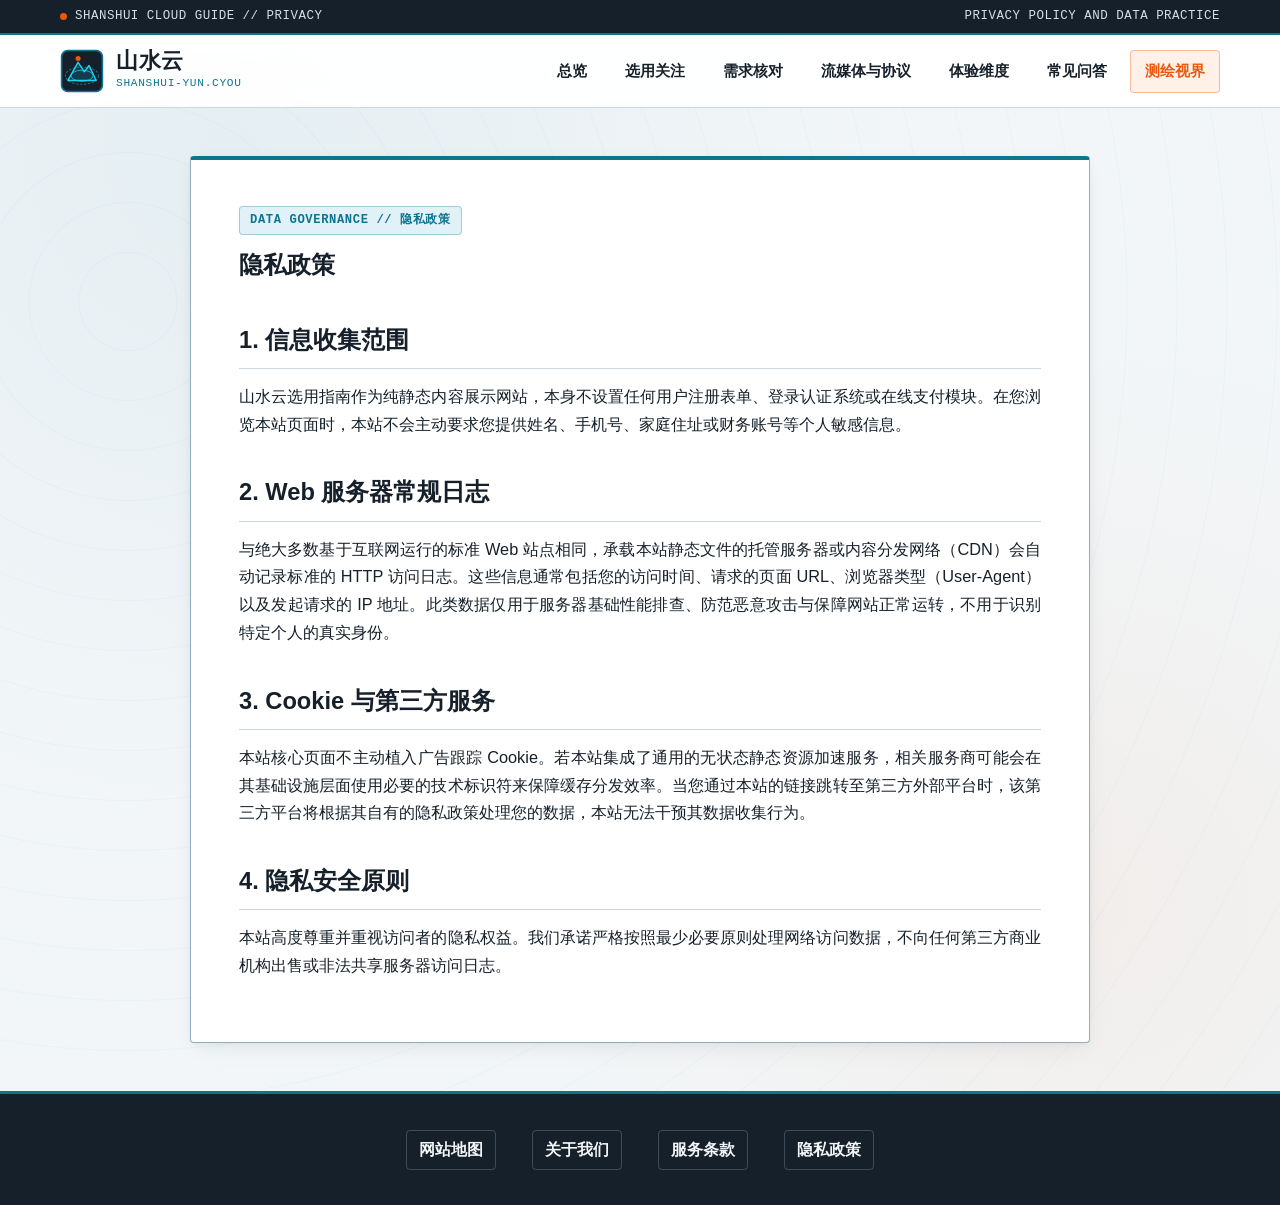
<file: privacy.html>
<!DOCTYPE html>
<html lang="zh-CN">
<head>
  <meta charset="UTF-8">
  <meta name="viewport" content="width=device-width, initial-scale=1.0">
  <title>隐私政策 - 山水云机场选用指南</title>
  <meta name="description" content="山水云机场选用指南网站的隐私政策，说明本站在静态访问过程中的数据处理规范、日志记录情况与隐私保护承诺。">
  <meta name="keywords" content="隐私政策,数据保护,日志规范,山水云,山水云机场">
  <link rel="canonical" href="https://shanshui-yun.cyou/privacy.html">
  <meta property="og:title" content="隐私政策 - 山水云机场选用指南">
  <meta property="og:description" content="山水云机场选用指南网站的隐私政策与数据处理说明。">
  <meta property="og:url" content="https://shanshui-yun.cyou/privacy.html">
  <meta property="og:type" content="website">
  <meta property="og:site_name" content="山水云">
  <link rel="stylesheet" href="style.css">
</head>
<body>

  <div class="telemetry-bar">
    <div class="telemetry-inner">
      <div class="telemetry-tag">
        <span class="telemetry-dot"></span>
        <span>SHANSHUI CLOUD GUIDE // PRIVACY</span>
      </div>
      <div>PRIVACY POLICY AND DATA PRACTICE</div>
    </div>
  </div>

  <header class="site-header">
    <div class="header-inner">
      <a href="index.html" class="brand-logo" aria-label="山水云首页">
        <svg viewBox="0 0 56 56" fill="none" xmlns="http://www.w3.org/2000/svg" role="img" aria-label="山水云标志">
          <rect x="2" y="2" width="52" height="52" rx="8" fill="#16202A" stroke="#0E7490" stroke-width="2"/>
          <ellipse cx="28" cy="34" rx="21" ry="11" stroke="#0E7490" stroke-width="1.3" stroke-dasharray="3 2"/>
          <ellipse cx="28" cy="34" rx="14" ry="7" stroke="#22D3EE" stroke-width="1.2"/>
          <path d="M10 40 L23 17 L31 29 L37 21 L46 40 Z" fill="#0E7490" fill-opacity="0.35" stroke="#22D3EE" stroke-width="1.8" stroke-linejoin="round"/>
          <circle cx="23" cy="12" r="3.2" fill="#EA580C"/>
        </svg>
        <div class="brand-text-wrap">
          <span class="brand-title">山水云</span>
          <span class="brand-coords">SHANSHUI-YUN.CYOU</span>
        </div>
      </a>
      <nav class="main-nav" aria-label="主导航">
        <a href="index.html">总览</a>
        <a href="index.html#features">选用关注</a>
        <a href="index.html#pricing">需求核对</a>
        <a href="index.html#streaming">流媒体与协议</a>
        <a href="index.html#reviews">体验维度</a>
        <a href="index.html#faq">常见问答</a>
        <a href="cartography-hub.html" class="nav-hub-pill">测绘视界</a>
      </nav>
    </div>
  </header>

  <main class="container">
    <article class="article-shell">
      <span class="coord-badge">DATA GOVERNANCE // 隐私政策</span>
      <h1>隐私政策</h1>

      <div class="article-content">
        <h2>1. 信息收集范围</h2>
        <p>
          山水云选用指南作为纯静态内容展示网站，本身不设置任何用户注册表单、登录认证系统或在线支付模块。在您浏览本站页面时，本站不会主动要求您提供姓名、手机号、家庭住址或财务账号等个人敏感信息。
        </p>

        <h2>2. Web 服务器常规日志</h2>
        <p>
          与绝大多数基于互联网运行的标准 Web 站点相同，承载本站静态文件的托管服务器或内容分发网络（CDN）会自动记录标准的 HTTP 访问日志。这些信息通常包括您的访问时间、请求的页面 URL、浏览器类型（User-Agent）以及发起请求的 IP 地址。此类数据仅用于服务器基础性能排查、防范恶意攻击与保障网站正常运转，不用于识别特定个人的真实身份。
        </p>

        <h2>3. Cookie 与第三方服务</h2>
        <p>
          本站核心页面不主动植入广告跟踪 Cookie。若本站集成了通用的无状态静态资源加速服务，相关服务商可能会在其基础设施层面使用必要的技术标识符来保障缓存分发效率。当您通过本站的链接跳转至第三方外部平台时，该第三方平台将根据其自有的隐私政策处理您的数据，本站无法干预其数据收集行为。
        </p>

        <h2>4. 隐私安全原则</h2>
        <p>
          本站高度尊重并重视访问者的隐私权益。我们承诺严格按照最少必要原则处理网络访问数据，不向任何第三方商业机构出售或非法共享服务器访问日志。
        </p>
      </div>
    </article>
  </main>

  <footer class="site-footer">
    <nav class="footer-nav-only" aria-label="页脚合规导航">
      <a href="sitemap.html">网站地图</a>
      <a href="about.html">关于我们</a>
      <a href="terms.html">服务条款</a>
      <a href="privacy.html">隐私政策</a>
    </nav>
  </footer>

</body>
</html>
</file>
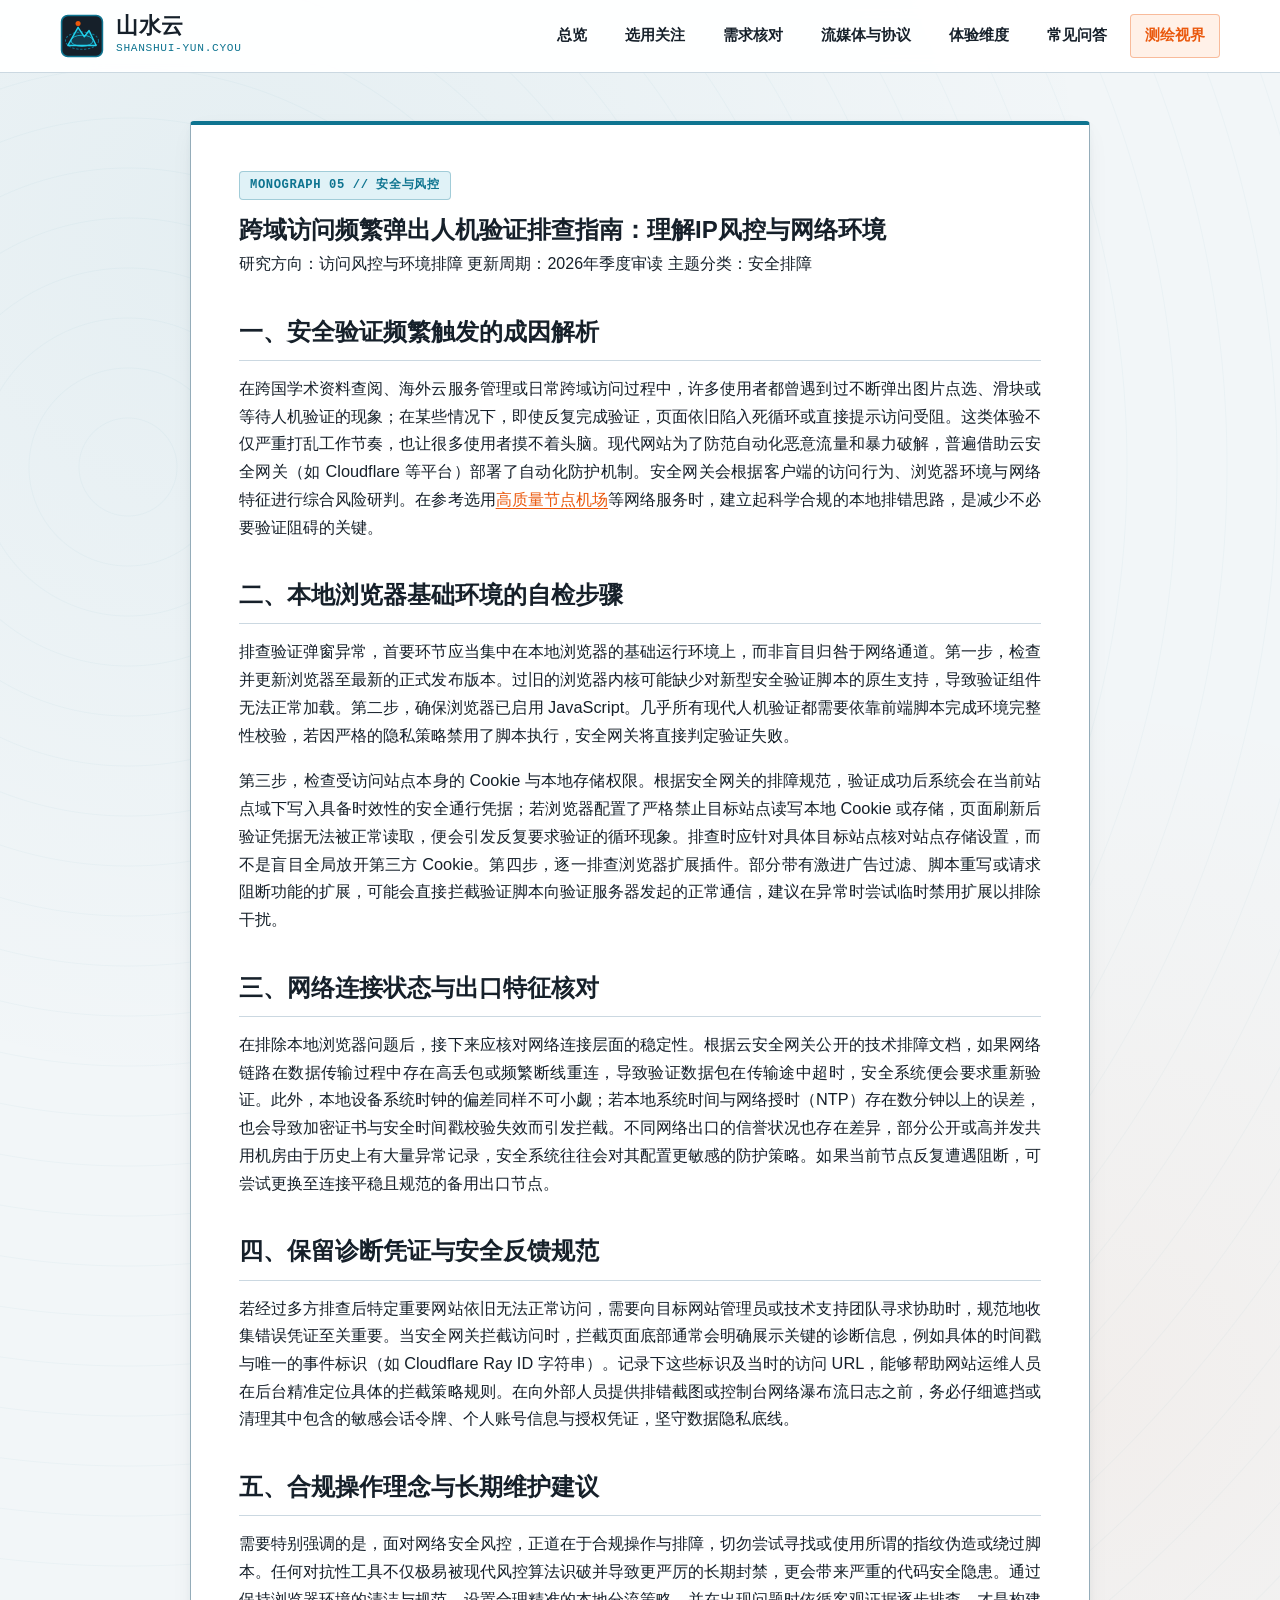
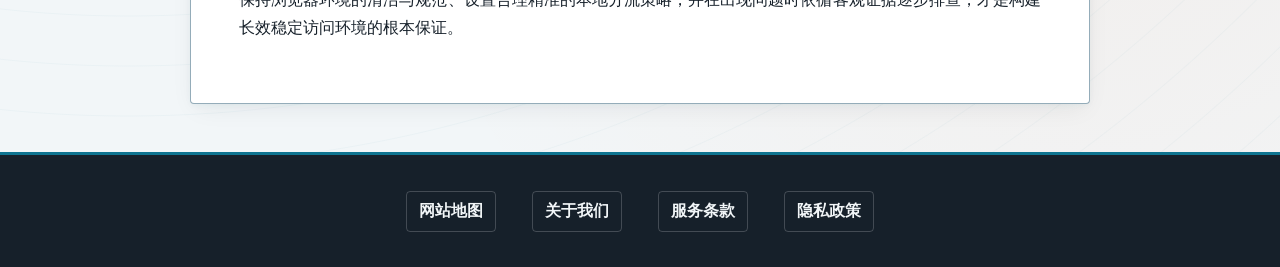
<file: residential-ip-reputation-protection.html>
<!DOCTYPE html>
<html lang="zh-CN">
<head>
  <meta charset="UTF-8">
  <meta name="viewport" content="width=device-width, initial-scale=1.0">
  <title>跨域访问频繁弹出人机验证排查指南：理解IP风控与网络环境 - 山水云</title>
  <meta name="description" content="针对跨国访问中频繁遭遇安全验证弹窗与人机验证循环的问题，系统梳理浏览器基础设置核对、扩展冲突排查及网络环境诊断步骤，提供合规实用的排障手册。">
  <link rel="canonical" href="https://shanshui-yun.cyou/residential-ip-reputation-protection.html">
  <meta property="og:title" content="跨域访问频繁弹出人机验证排查指南：理解IP风控与网络环境">
  <meta property="og:description" content="深入解析频繁弹出安全验证的底层排查逻辑，提供清晰合规的浏览器与网络环境诊断指南。">
  <meta property="og:url" content="https://shanshui-yun.cyou/residential-ip-reputation-protection.html">
  <meta property="og:type" content="article">
  <meta property="og:site_name" content="山水云">
  <link rel="stylesheet" href="style.css">
  <script type="application/ld+json">
  {
    "@context": "https://schema.org",
    "@type": "Article",
    "headline": "跨域访问频繁弹出人机验证排查指南：理解IP风控与网络环境",
    "description": "针对跨国访问中频繁遭遇安全验证弹窗与人机验证循环的问题，系统梳理浏览器基础设置核对、扩展冲突排查及网络环境诊断步骤，提供合规实用的排障手册。",
    "mainEntityOfPage": "https://shanshui-yun.cyou/residential-ip-reputation-protection.html",
    "publisher": {
      "@type": "Organization",
      "name": "山水云"
    }
  }
  </script>
</head>
<body>

  <header class="site-header">
    <div class="header-inner">
      <a href="index.html" class="brand-logo" aria-label="山水云首页">
        <svg viewBox="0 0 56 56" fill="none" xmlns="http://www.w3.org/2000/svg" role="img" aria-label="山水云标志">
          <rect x="2" y="2" width="52" height="52" rx="8" fill="#16202A" stroke="#0E7490" stroke-width="2"/>
          <ellipse cx="28" cy="34" rx="21" ry="11" stroke="#0E7490" stroke-width="1.3" stroke-dasharray="3 2"/>
          <ellipse cx="28" cy="34" rx="14" ry="7" stroke="#22D3EE" stroke-width="1.2"/>
          <path d="M10 40 L23 17 L31 29 L37 21 L46 40 Z" fill="#0E7490" fill-opacity="0.35" stroke="#22D3EE" stroke-width="1.8" stroke-linejoin="round"/>
          <circle cx="23" cy="12" r="3.2" fill="#EA580C"/>
        </svg>
        <div class="brand-text-wrap">
          <span class="brand-title">山水云</span>
          <span class="brand-coords">SHANSHUI-YUN.CYOU</span>
        </div>
      </a>
      <nav class="main-nav" aria-label="主导航">
        <a href="index.html">总览</a>
        <a href="index.html#features">选用关注</a>
        <a href="index.html#pricing">需求核对</a>
        <a href="index.html#streaming">流媒体与协议</a>
        <a href="index.html#reviews">体验维度</a>
        <a href="index.html#faq">常见问答</a>
        <a href="cartography-hub.html" class="nav-hub-pill active">测绘视界</a>
      </nav>
    </div>
  </header>

  <main class="container">
    <article class="article-shell">
      <div class="article-meta-header">
        <span class="coord-badge">MONOGRAPH 05 // 安全与风控</span>
        <h1>跨域访问频繁弹出人机验证排查指南：理解IP风控与网络环境</h1>
        <div class="meta-row">
          <span>研究方向：访问风控与环境排障</span>
          <span>更新周期：2026年季度审读</span>
          <span>主题分类：安全排障</span>
        </div>
      </div>

      <div class="article-content" data-content="article">
        <h2>一、安全验证频繁触发的成因解析</h2>
        <p>
          在跨国学术资料查阅、海外云服务管理或日常跨域访问过程中，许多使用者都曾遇到过不断弹出图片点选、滑块或等待人机验证的现象；在某些情况下，即使反复完成验证，页面依旧陷入死循环或直接提示访问受阻。这类体验不仅严重打乱工作节奏，也让很多使用者摸不着头脑。现代网站为了防范自动化恶意流量和暴力破解，普遍借助云安全网关（如 Cloudflare 等平台）部署了自动化防护机制。安全网关会根据客户端的访问行为、浏览器环境与网络特征进行综合风险研判。在参考选用<a href="https://jichangtuijan.top/">高质量节点机场</a>等网络服务时，建立起科学合规的本地排错思路，是减少不必要验证阻碍的关键。
        </p>

        <h2>二、本地浏览器基础环境的自检步骤</h2>
        <p>
          排查验证弹窗异常，首要环节应当集中在本地浏览器的基础运行环境上，而非盲目归咎于网络通道。第一步，检查并更新浏览器至最新的正式发布版本。过旧的浏览器内核可能缺少对新型安全验证脚本的原生支持，导致验证组件无法正常加载。第二步，确保浏览器已启用 JavaScript。几乎所有现代人机验证都需要依靠前端脚本完成环境完整性校验，若因严格的隐私策略禁用了脚本执行，安全网关将直接判定验证失败。
        </p>
        <p>
          第三步，检查受访问站点本身的 Cookie 与本地存储权限。根据安全网关的排障规范，验证成功后系统会在当前站点域下写入具备时效性的安全通行凭据；若浏览器配置了严格禁止目标站点读写本地 Cookie 或存储，页面刷新后验证凭据无法被正常读取，便会引发反复要求验证的循环现象。排查时应针对具体目标站点核对站点存储设置，而不是盲目全局放开第三方 Cookie。第四步，逐一排查浏览器扩展插件。部分带有激进广告过滤、脚本重写或请求阻断功能的扩展，可能会直接拦截验证脚本向验证服务器发起的正常通信，建议在异常时尝试临时禁用扩展以排除干扰。
        </p>

        <h2>三、网络连接状态与出口特征核对</h2>
        <p>
          在排除本地浏览器问题后，接下来应核对网络连接层面的稳定性。根据云安全网关公开的技术排障文档，如果网络链路在数据传输过程中存在高丢包或频繁断线重连，导致验证数据包在传输途中超时，安全系统便会要求重新验证。此外，本地设备系统时钟的偏差同样不可小觑；若本地系统时间与网络授时（NTP）存在数分钟以上的误差，也会导致加密证书与安全时间戳校验失效而引发拦截。不同网络出口的信誉状况也存在差异，部分公开或高并发共用机房由于历史上有大量异常记录，安全系统往往会对其配置更敏感的防护策略。如果当前节点反复遭遇阻断，可尝试更换至连接平稳且规范的备用出口节点。
        </p>

        <h2>四、保留诊断凭证与安全反馈规范</h2>
        <p>
          若经过多方排查后特定重要网站依旧无法正常访问，需要向目标网站管理员或技术支持团队寻求协助时，规范地收集错误凭证至关重要。当安全网关拦截访问时，拦截页面底部通常会明确展示关键的诊断信息，例如具体的时间戳与唯一的事件标识（如 Cloudflare Ray ID 字符串）。记录下这些标识及当时的访问 URL，能够帮助网站运维人员在后台精准定位具体的拦截策略规则。在向外部人员提供排错截图或控制台网络瀑布流日志之前，务必仔细遮挡或清理其中包含的敏感会话令牌、个人账号信息与授权凭证，坚守数据隐私底线。
        </p>

        <h2>五、合规操作理念与长期维护建议</h2>
        <p>
          需要特别强调的是，面对网络安全风控，正道在于合规操作与排障，切勿尝试寻找或使用所谓的指纹伪造或绕过脚本。任何对抗性工具不仅极易被现代风控算法识破并导致更严厉的长期封禁，更会带来严重的代码安全隐患。通过保持浏览器环境的清洁与规范、设置合理精准的本地分流策略，并在出现问题时依循客观证据逐步排查，才是构建长效稳定访问环境的根本保证。
        </p>
      </div>
    </article>
  </main>

  <footer class="site-footer">
    <nav class="footer-nav-only" aria-label="页脚合规导航">
      <a href="sitemap.html">网站地图</a>
      <a href="about.html">关于我们</a>
      <a href="terms.html">服务条款</a>
      <a href="privacy.html">隐私政策</a>
    </nav>
  </footer>

</body>
</html>
</file>
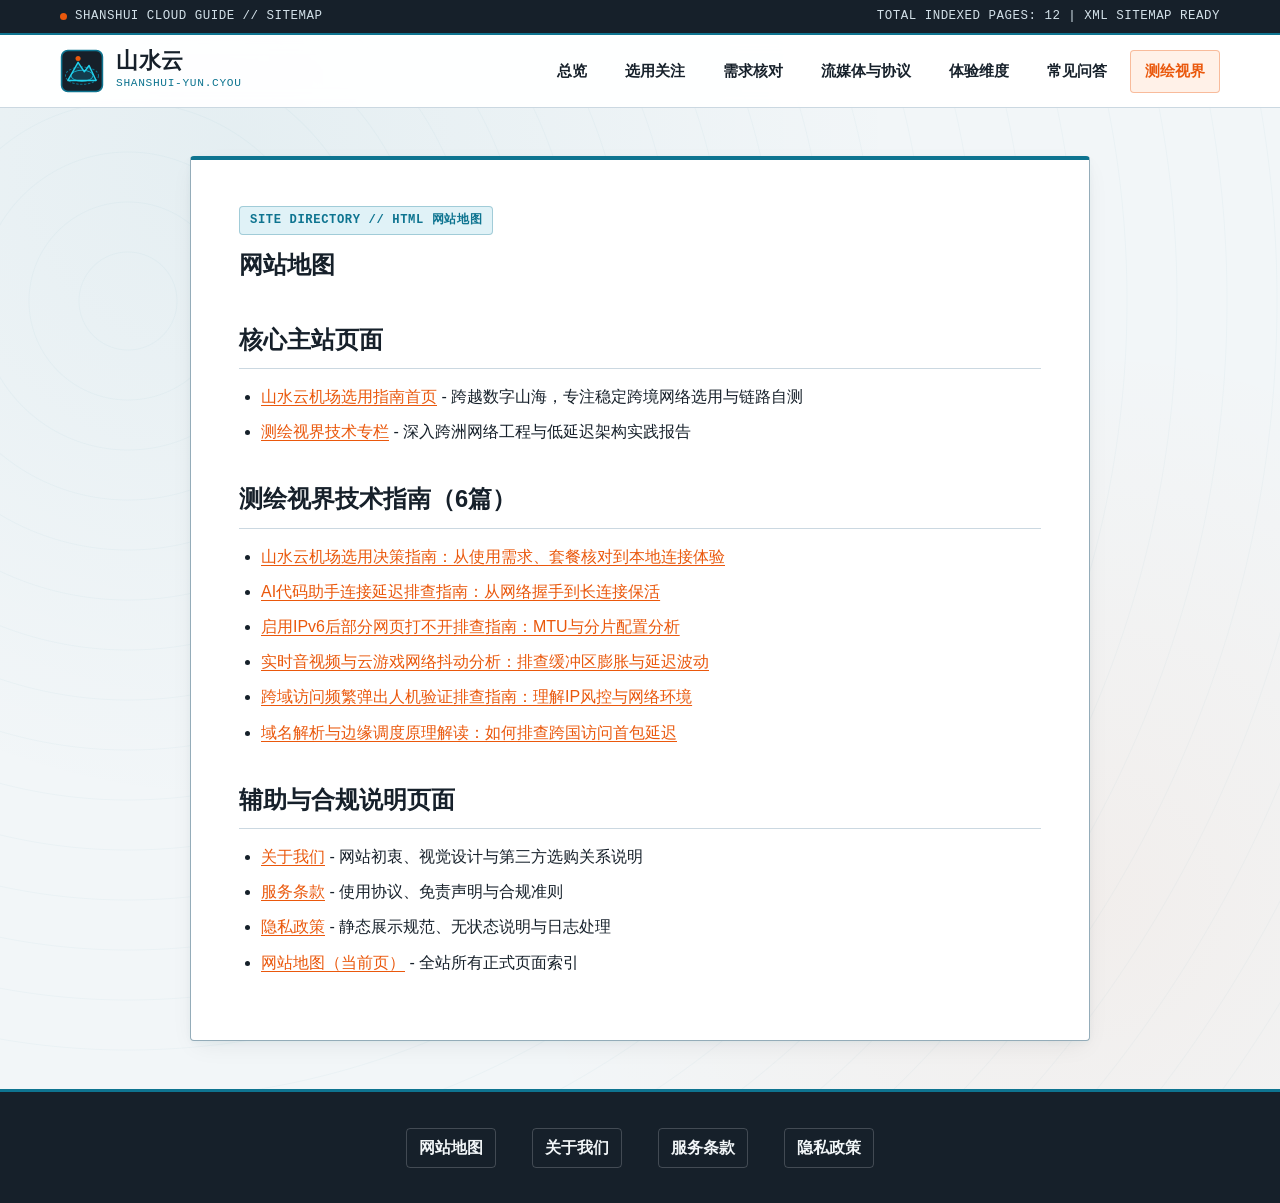
<file: sitemap.html>
<!DOCTYPE html>
<html lang="zh-CN">
<head>
  <meta charset="UTF-8">
  <meta name="viewport" content="width=device-width, initial-scale=1.0">
  <title>网站地图 - 山水云机场选用指南</title>
  <meta name="description" content="山水云机场选用指南全站HTML网站地图，清晰索引首页、测绘视界技术中心、6篇原创网络技术指南及辅助说明页面。">
  <meta name="keywords" content="网站地图,站点地图,山水云,山水云机场,页面索引">
  <link rel="canonical" href="https://shanshui-yun.cyou/sitemap.html">
  <meta property="og:title" content="网站地图 - 山水云机场选用指南">
  <meta property="og:description" content="快速浏览山水云机场选用指南全站核心页面与技术文章索引。">
  <meta property="og:url" content="https://shanshui-yun.cyou/sitemap.html">
  <meta property="og:type" content="website">
  <meta property="og:site_name" content="山水云">
  <link rel="stylesheet" href="style.css">
</head>
<body>

  <div class="telemetry-bar">
    <div class="telemetry-inner">
      <div class="telemetry-tag">
        <span class="telemetry-dot"></span>
        <span>SHANSHUI CLOUD GUIDE // SITEMAP</span>
      </div>
      <div>TOTAL INDEXED PAGES: 12 | XML SITEMAP READY</div>
    </div>
  </div>

  <header class="site-header">
    <div class="header-inner">
      <a href="index.html" class="brand-logo" aria-label="山水云首页">
        <svg viewBox="0 0 56 56" fill="none" xmlns="http://www.w3.org/2000/svg" role="img" aria-label="山水云标志">
          <rect x="2" y="2" width="52" height="52" rx="8" fill="#16202A" stroke="#0E7490" stroke-width="2"/>
          <ellipse cx="28" cy="34" rx="21" ry="11" stroke="#0E7490" stroke-width="1.3" stroke-dasharray="3 2"/>
          <ellipse cx="28" cy="34" rx="14" ry="7" stroke="#22D3EE" stroke-width="1.2"/>
          <path d="M10 40 L23 17 L31 29 L37 21 L46 40 Z" fill="#0E7490" fill-opacity="0.35" stroke="#22D3EE" stroke-width="1.8" stroke-linejoin="round"/>
          <circle cx="23" cy="12" r="3.2" fill="#EA580C"/>
        </svg>
        <div class="brand-text-wrap">
          <span class="brand-title">山水云</span>
          <span class="brand-coords">SHANSHUI-YUN.CYOU</span>
        </div>
      </a>
      <nav class="main-nav" aria-label="主导航">
        <a href="index.html">总览</a>
        <a href="index.html#features">选用关注</a>
        <a href="index.html#pricing">需求核对</a>
        <a href="index.html#streaming">流媒体与协议</a>
        <a href="index.html#reviews">体验维度</a>
        <a href="index.html#faq">常见问答</a>
        <a href="cartography-hub.html" class="nav-hub-pill">测绘视界</a>
      </nav>
    </div>
  </header>

  <main class="container">
    <article class="article-shell">
      <span class="coord-badge">SITE DIRECTORY // HTML 网站地图</span>
      <h1>网站地图</h1>

      <div class="article-content">
        <h2>核心主站页面</h2>
        <ul>
          <li><a href="index.html">山水云机场选用指南首页</a> - 跨越数字山海，专注稳定跨境网络选用与链路自测</li>
          <li><a href="cartography-hub.html">测绘视界技术专栏</a> - 深入跨洲网络工程与低延迟架构实践报告</li>
        </ul>

        <h2>测绘视界技术指南（6篇）</h2>
        <ul>
          <li><a href="alpine-relay-architecture-test.html">山水云机场选用决策指南：从使用需求、套餐核对到本地连接体验</a></li>
          <li><a href="ai-code-assistant-latency-benchmark.html">AI代码助手连接延迟排查指南：从网络握手到长连接保活</a></li>
          <li><a href="ipv6-dual-stack-tunnel-migration.html">启用IPv6后部分网页打不开排查指南：MTU与分片配置分析</a></li>
          <li><a href="cloud-gaming-jitter-elimination.html">实时音视频与云游戏网络抖动分析：排查缓冲区膨胀与延迟波动</a></li>
          <li><a href="residential-ip-reputation-protection.html">跨域访问频繁弹出人机验证排查指南：理解IP风控与网络环境</a></li>
          <li><a href="anycast-dns-resolution-mechanics.html">域名解析与边缘调度原理解读：如何排查跨国访问首包延迟</a></li>
        </ul>

        <h2>辅助与合规说明页面</h2>
        <ul>
          <li><a href="about.html">关于我们</a> - 网站初衷、视觉设计与第三方选购关系说明</li>
          <li><a href="terms.html">服务条款</a> - 使用协议、免责声明与合规准则</li>
          <li><a href="privacy.html">隐私政策</a> - 静态展示规范、无状态说明与日志处理</li>
          <li><a href="sitemap.html">网站地图（当前页）</a> - 全站所有正式页面索引</li>
        </ul>
      </div>
    </article>
  </main>

  <footer class="site-footer">
    <nav class="footer-nav-only" aria-label="页脚合规导航">
      <a href="sitemap.html">网站地图</a>
      <a href="about.html">关于我们</a>
      <a href="terms.html">服务条款</a>
      <a href="privacy.html">隐私政策</a>
    </nav>
  </footer>

</body>
</html>
</file>
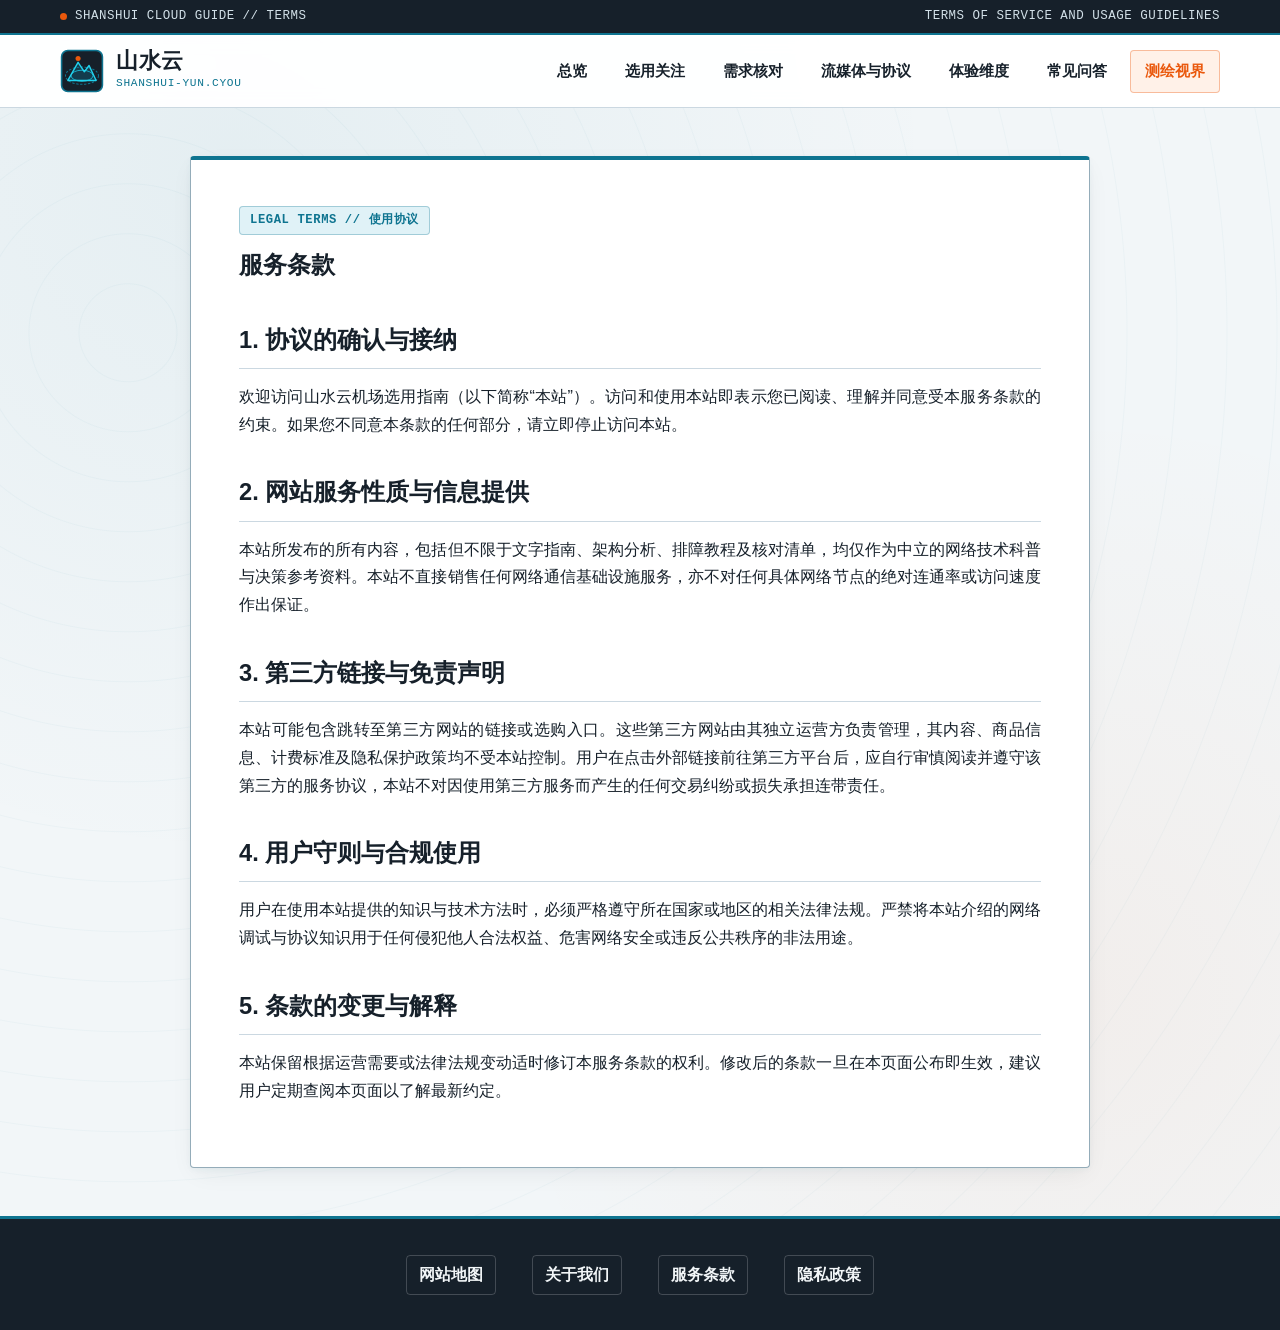
<file: terms.html>
<!DOCTYPE html>
<html lang="zh-CN">
<head>
  <meta charset="UTF-8">
  <meta name="viewport" content="width=device-width, initial-scale=1.0">
  <title>服务条款 - 山水云机场选用指南</title>
  <meta name="description" content="山水云机场选用指南网站的服务条款与使用协议，明确本站信息性质、用户权责及第三方外部链接使用规范。">
  <meta name="keywords" content="服务条款,使用协议,免责声明,山水云,山水云机场">
  <link rel="canonical" href="https://shanshui-yun.cyou/terms.html">
  <meta property="og:title" content="服务条款 - 山水云机场选用指南">
  <meta property="og:description" content="山水云机场选用指南网站的服务条款与使用协议。">
  <meta property="og:url" content="https://shanshui-yun.cyou/terms.html">
  <meta property="og:type" content="website">
  <meta property="og:site_name" content="山水云">
  <link rel="stylesheet" href="style.css">
</head>
<body>

  <div class="telemetry-bar">
    <div class="telemetry-inner">
      <div class="telemetry-tag">
        <span class="telemetry-dot"></span>
        <span>SHANSHUI CLOUD GUIDE // TERMS</span>
      </div>
      <div>TERMS OF SERVICE AND USAGE GUIDELINES</div>
    </div>
  </div>

  <header class="site-header">
    <div class="header-inner">
      <a href="index.html" class="brand-logo" aria-label="山水云首页">
        <svg viewBox="0 0 56 56" fill="none" xmlns="http://www.w3.org/2000/svg" role="img" aria-label="山水云标志">
          <rect x="2" y="2" width="52" height="52" rx="8" fill="#16202A" stroke="#0E7490" stroke-width="2"/>
          <ellipse cx="28" cy="34" rx="21" ry="11" stroke="#0E7490" stroke-width="1.3" stroke-dasharray="3 2"/>
          <ellipse cx="28" cy="34" rx="14" ry="7" stroke="#22D3EE" stroke-width="1.2"/>
          <path d="M10 40 L23 17 L31 29 L37 21 L46 40 Z" fill="#0E7490" fill-opacity="0.35" stroke="#22D3EE" stroke-width="1.8" stroke-linejoin="round"/>
          <circle cx="23" cy="12" r="3.2" fill="#EA580C"/>
        </svg>
        <div class="brand-text-wrap">
          <span class="brand-title">山水云</span>
          <span class="brand-coords">SHANSHUI-YUN.CYOU</span>
        </div>
      </a>
      <nav class="main-nav" aria-label="主导航">
        <a href="index.html">总览</a>
        <a href="index.html#features">选用关注</a>
        <a href="index.html#pricing">需求核对</a>
        <a href="index.html#streaming">流媒体与协议</a>
        <a href="index.html#reviews">体验维度</a>
        <a href="index.html#faq">常见问答</a>
        <a href="cartography-hub.html" class="nav-hub-pill">测绘视界</a>
      </nav>
    </div>
  </header>

  <main class="container">
    <article class="article-shell">
      <span class="coord-badge">LEGAL TERMS // 使用协议</span>
      <h1>服务条款</h1>

      <div class="article-content">
        <h2>1. 协议的确认与接纳</h2>
        <p>
          欢迎访问山水云机场选用指南（以下简称“本站”）。访问和使用本站即表示您已阅读、理解并同意受本服务条款的约束。如果您不同意本条款的任何部分，请立即停止访问本站。
        </p>

        <h2>2. 网站服务性质与信息提供</h2>
        <p>
          本站所发布的所有内容，包括但不限于文字指南、架构分析、排障教程及核对清单，均仅作为中立的网络技术科普与决策参考资料。本站不直接销售任何网络通信基础设施服务，亦不对任何具体网络节点的绝对连通率或访问速度作出保证。
        </p>

        <h2>3. 第三方链接与免责声明</h2>
        <p>
          本站可能包含跳转至第三方网站的链接或选购入口。这些第三方网站由其独立运营方负责管理，其内容、商品信息、计费标准及隐私保护政策均不受本站控制。用户在点击外部链接前往第三方平台后，应自行审慎阅读并遵守该第三方的服务协议，本站不对因使用第三方服务而产生的任何交易纠纷或损失承担连带责任。
        </p>

        <h2>4. 用户守则与合规使用</h2>
        <p>
          用户在使用本站提供的知识与技术方法时，必须严格遵守所在国家或地区的相关法律法规。严禁将本站介绍的网络调试与协议知识用于任何侵犯他人合法权益、危害网络安全或违反公共秩序的非法用途。
        </p>

        <h2>5. 条款的变更与解释</h2>
        <p>
          本站保留根据运营需要或法律法规变动适时修订本服务条款的权利。修改后的条款一旦在本页面公布即生效，建议用户定期查阅本页面以了解最新约定。
        </p>
      </div>
    </article>
  </main>

  <footer class="site-footer">
    <nav class="footer-nav-only" aria-label="页脚合规导航">
      <a href="sitemap.html">网站地图</a>
      <a href="about.html">关于我们</a>
      <a href="terms.html">服务条款</a>
      <a href="privacy.html">隐私政策</a>
    </nav>
  </footer>

</body>
</html>
</file>
<file: style.css>
:root {
  --bg-primary: #F2F6F8;
  --bg-card: #FFFFFF;
  --bg-elevated: #E8F0F4;
  --text-main: #16202A;
  --text-muted: #4B5D6B;
  --text-light: #6B7D8C;
  --teal-main: #0E7490;
  --teal-dark: #0A566B;
  --teal-soft: #E0F2F7;
  --orange-accent: #EA580C;
  --orange-hover: #C2410C;
  --orange-soft: #FFF1E8;
  --border-line: #CBD8E1;
  --border-strong: #94ACB9;
  --shadow-field: 0 8px 24px -6px rgba(22, 32, 42, 0.08), 0 2px 6px -1px rgba(14, 116, 144, 0.06);
  --radius-sm: 4px;
  --radius-md: 8px;
}

* {
  box-sizing: border-box;
  margin: 0;
  padding: 0;
}

html {
  scroll-behavior: smooth;
  font-size: 16px;
}

body {
  background-color: var(--bg-primary);
  background-image: 
    radial-gradient(circle at 18% 12%, rgba(14, 116, 144, 0.06) 0%, transparent 45%),
    radial-gradient(circle at 85% 75%, rgba(234, 88, 12, 0.05) 0%, transparent 40%),
    repeating-radial-gradient(circle at 10% 25%, transparent 0, transparent 48px, rgba(14, 116, 144, 0.035) 49px, transparent 50px);
  color: var(--text-main);
  font-family: -apple-system, BlinkMacSystemFont, "Segoe UI", "PingFang SC", "Hiragino Sans GB", "Microsoft YaHei", sans-serif;
  line-height: 1.7;
  -webkit-font-smoothing: antialiased;
}

/* Global Hyperlink Consistency (Prominent & Identical Before/After Visited) */
a, a:visited {
  color: var(--orange-accent);
  text-decoration: underline;
  text-underline-offset: 3px;
  transition: color 0.2s ease, background-color 0.2s ease, border-color 0.2s ease;
}

a:hover, a:focus {
  color: var(--teal-main);
}

/* Top Expedition Coordinate Bar */
.telemetry-bar {
  background-color: var(--text-main);
  color: #D2E0E8;
  font-size: 0.78rem;
  padding: 6px 0;
  border-bottom: 2px solid var(--teal-main);
  font-family: "Consolas", "SFMono-Regular", monospace;
  letter-spacing: 0.04em;
}

.telemetry-inner {
  max-width: 1200px;
  margin: 0 auto;
  padding: 0 20px;
  display: flex;
  justify-content: space-between;
  align-items: center;
  flex-wrap: wrap;
  gap: 8px;
}

.telemetry-tag {
  display: inline-flex;
  align-items: center;
  gap: 8px;
}

.telemetry-dot {
  width: 7px;
  height: 7px;
  background-color: var(--orange-accent);
  border-radius: 50%;
  display: inline-block;
}

/* Header & Navigation */
.site-header {
  background-color: rgba(255, 255, 255, 0.94);
  border-bottom: 1px solid var(--border-line);
  position: sticky;
  top: 0;
  z-index: 100;
  backdrop-filter: blur(8px);
}

.header-inner {
  max-width: 1200px;
  margin: 0 auto;
  padding: 14px 20px;
  display: flex;
  align-items: center;
  justify-content: space-between;
  gap: 18px;
  flex-wrap: wrap;
}

.brand-logo, .brand-logo:visited {
  display: inline-flex;
  align-items: center;
  gap: 12px;
  text-decoration: none;
  color: var(--text-main);
}

.brand-logo:hover {
  color: var(--teal-main);
}

.brand-logo svg {
  width: 44px;
  height: 44px;
  flex-shrink: 0;
}

.brand-text-wrap {
  display: flex;
  flex-direction: column;
}

.brand-title {
  font-size: 1.35rem;
  font-weight: 800;
  letter-spacing: 0.03em;
  color: var(--text-main);
  line-height: 1.15;
}

.brand-coords {
  font-size: 0.7rem;
  font-family: "Consolas", monospace;
  color: var(--teal-main);
  letter-spacing: 0.06em;
}

.main-nav {
  display: flex;
  align-items: center;
  gap: 8px;
  flex-wrap: wrap;
}

.main-nav a, .main-nav a:visited {
  text-decoration: none;
  color: var(--text-main);
  font-weight: 600;
  font-size: 0.93rem;
  padding: 8px 14px;
  border-radius: var(--radius-sm);
  border: 1px solid transparent;
  transition: all 0.2s ease;
}

.main-nav a:hover, .main-nav a.active {
  color: var(--teal-main);
  background-color: var(--teal-soft);
  border-color: rgba(14, 116, 144, 0.25);
}

.main-nav a.nav-hub-pill, .main-nav a.nav-hub-pill:visited {
  background-color: var(--orange-soft);
  color: var(--orange-accent);
  border: 1px solid rgba(234, 88, 12, 0.35);
  font-weight: 700;
}

.main-nav a.nav-hub-pill:hover {
  background-color: var(--orange-accent);
  color: #FFFFFF;
}

/* Container & Layout */
.container {
  max-width: 1200px;
  margin: 0 auto;
  padding: 0 20px;
}

section {
  padding: 72px 0;
  border-bottom: 1px solid var(--border-line);
}

/* Asymmetrical Expedition Section Header */
.section-header-split {
  display: grid;
  grid-template-columns: 1.3fr 1fr;
  gap: 28px;
  align-items: end;
  margin-bottom: 44px;
  padding-bottom: 20px;
  border-bottom: 2px solid var(--text-main);
  position: relative;
}

.section-header-split::after {
  content: "";
  position: absolute;
  bottom: -2px;
  left: 0;
  width: 110px;
  height: 4px;
  background-color: var(--orange-accent);
}

.coord-badge {
  display: inline-flex;
  align-items: center;
  gap: 6px;
  font-family: "Consolas", monospace;
  font-size: 0.76rem;
  font-weight: 700;
  color: var(--teal-main);
  background-color: var(--teal-soft);
  border: 1px solid rgba(14, 116, 144, 0.3);
  padding: 3px 10px;
  border-radius: var(--radius-sm);
  margin-bottom: 10px;
  text-transform: uppercase;
  letter-spacing: 0.05em;
}

.section-header-split h2 {
  font-size: 2rem;
  font-weight: 800;
  color: var(--text-main);
  line-height: 1.25;
}

.section-desc {
  color: var(--text-muted);
  font-size: 0.98rem;
  border-left: 3px solid var(--teal-main);
  padding-left: 16px;
}

/* Hero Section */
.hero-section {
  padding: 64px 0 76px;
  position: relative;
  overflow: hidden;
}

.hero-grid {
  display: grid;
  grid-template-columns: 1.12fr 0.88fr;
  gap: 44px;
  align-items: center;
}

.hero-kicker {
  display: inline-flex;
  align-items: center;
  gap: 10px;
  background-color: var(--bg-card);
  border: 1px solid var(--border-strong);
  padding: 5px 14px;
  border-radius: var(--radius-sm);
  font-family: "Consolas", monospace;
  font-size: 0.8rem;
  color: var(--text-main);
  margin-bottom: 18px;
  box-shadow: 2px 2px 0px var(--teal-main);
}

.hero-kicker span.elev-num {
  color: var(--orange-accent);
  font-weight: 700;
}

.hero-content h1 {
  font-size: 2.65rem;
  font-weight: 900;
  color: var(--text-main);
  line-height: 1.2;
  margin-bottom: 20px;
  letter-spacing: -0.01em;
}

.hero-content h1 .highlight-teal {
  color: var(--teal-main);
  border-bottom: 4px solid rgba(234, 88, 12, 0.35);
}

.hero-subtitle {
  font-size: 1.08rem;
  color: var(--text-muted);
  margin-bottom: 28px;
  max-width: 600px;
}

.hero-metrics-strip {
  display: grid;
  grid-template-columns: repeat(3, 1fr);
  gap: 12px;
  margin-bottom: 30px;
  background-color: var(--bg-card);
  border: 1px solid var(--border-line);
  border-left: 4px solid var(--teal-main);
  padding: 14px 18px;
  border-radius: var(--radius-sm);
}

.metric-item .metric-val {
  font-family: "Consolas", monospace;
  font-size: 1.25rem;
  font-weight: 800;
  color: var(--text-main);
  display: block;
}

.metric-item .metric-lbl {
  font-size: 0.78rem;
  color: var(--text-muted);
}

.hero-actions {
  display: flex;
  flex-wrap: wrap;
  gap: 16px;
  align-items: center;
}

.btn-primary, .btn-primary:visited {
  display: inline-flex;
  align-items: center;
  justify-content: center;
  gap: 10px;
  background-color: var(--orange-accent);
  color: #FFFFFF;
  font-weight: 700;
  font-size: 1.02rem;
  padding: 14px 28px;
  border-radius: var(--radius-sm);
  text-decoration: none;
  border: 2px solid var(--orange-accent);
  box-shadow: 0 6px 16px rgba(234, 88, 12, 0.25);
  transition: all 0.2s ease;
}

.btn-primary:hover {
  background-color: var(--orange-hover);
  border-color: var(--orange-hover);
  color: #FFFFFF;
  transform: translateY(-2px);
}

.btn-secondary, .btn-secondary:visited {
  display: inline-flex;
  align-items: center;
  justify-content: center;
  gap: 10px;
  background-color: var(--bg-card);
  color: var(--teal-main);
  font-weight: 700;
  font-size: 1.02rem;
  padding: 14px 26px;
  border-radius: var(--radius-sm);
  text-decoration: none;
  border: 2px solid var(--teal-main);
  transition: all 0.2s ease;
}

.btn-secondary:hover {
  background-color: var(--teal-main);
  color: #FFFFFF;
  transform: translateY(-2px);
}

/* Field Instrument Frame for Hero SVG */
.hero-visual-frame {
  background-color: var(--bg-card);
  border: 1px solid var(--border-strong);
  border-radius: var(--radius-md);
  padding: 16px;
  box-shadow: var(--shadow-field);
  position: relative;
}

.hero-visual-frame::before,
.hero-visual-frame::after {
  content: "+";
  font-family: monospace;
  font-weight: 700;
  color: var(--teal-main);
  position: absolute;
  font-size: 14px;
  line-height: 1;
}

.hero-visual-frame::before {
  top: 6px;
  left: 8px;
}

.hero-visual-frame::after {
  bottom: 6px;
  right: 8px;
}

.frame-top-bar {
  display: flex;
  justify-content: space-between;
  align-items: center;
  font-family: "Consolas", monospace;
  font-size: 0.74rem;
  color: var(--text-muted);
  padding-bottom: 10px;
  margin-bottom: 10px;
  border-bottom: 1px dashed var(--border-line);
}

.hero-anim-img {
  width: 100%;
  height: auto;
  display: block;
  border-radius: var(--radius-sm);
  background-color: #0F1922;
}

/* Field Instrument Cards (Staggered & Structured) */
.staggered-grid-3 {
  display: grid;
  grid-template-columns: repeat(3, 1fr);
  gap: 26px;
  align-items: stretch;
}

.field-card {
  background-color: var(--bg-card);
  border: 1px solid var(--border-line);
  border-top: 3px solid var(--teal-main);
  border-radius: var(--radius-sm);
  padding: 28px 24px;
  box-shadow: var(--shadow-field);
  display: flex;
  flex-direction: column;
  justify-content: space-between;
  position: relative;
  transition: transform 0.2s ease, border-color 0.2s ease;
}

.field-card:hover {
  transform: translateY(-4px);
  border-top-color: var(--orange-accent);
}

.staggered-grid-3 .field-card:nth-child(2) {
  transform: translateY(14px);
  border-top-color: var(--orange-accent);
}

.staggered-grid-3 .field-card:nth-child(2):hover {
  transform: translateY(10px);
}

.card-meta-row {
  display: flex;
  justify-content: space-between;
  align-items: center;
  margin-bottom: 18px;
}

.icon-box {
  width: 48px;
  height: 48px;
  background-color: var(--teal-soft);
  border: 1px solid rgba(14, 116, 144, 0.25);
  border-radius: var(--radius-sm);
  display: flex;
  align-items: center;
  justify-content: center;
  color: var(--teal-main);
}

.icon-box svg {
  width: 26px;
  height: 26px;
}

.elev-tag {
  font-family: "Consolas", monospace;
  font-size: 0.74rem;
  color: var(--text-light);
  background-color: var(--bg-primary);
  padding: 3px 8px;
  border-radius: 3px;
  border: 1px solid var(--border-line);
}

.field-card h3 {
  font-size: 1.25rem;
  font-weight: 800;
  color: var(--text-main);
  margin-bottom: 12px;
}

.field-card p {
  color: var(--text-muted);
  font-size: 0.95rem;
  margin-bottom: 16px;
}

.card-spec-foot {
  padding-top: 12px;
  border-top: 1px dashed var(--border-line);
  font-family: "Consolas", monospace;
  font-size: 0.78rem;
  color: var(--teal-main);
  display: flex;
  justify-content: space-between;
}

/* 4-Column Grid for Streaming & AI */
.grid-4 {
  display: grid;
  grid-template-columns: repeat(4, 1fr);
  gap: 20px;
}

/* Pricing Matrix */
.pricing-grid {
  display: grid;
  grid-template-columns: repeat(3, 1fr);
  gap: 26px;
  align-items: stretch;
}

.pricing-card {
  background-color: var(--bg-card);
  border: 1px solid var(--border-strong);
  border-radius: var(--radius-md);
  padding: 32px 26px;
  box-shadow: var(--shadow-field);
  display: flex;
  flex-direction: column;
  position: relative;
}

.pricing-card.featured {
  border: 2px solid var(--orange-accent);
  box-shadow: 0 12px 30px -6px rgba(234, 88, 12, 0.16);
}

.expedition-ribbon {
  position: absolute;
  top: -13px;
  right: 20px;
  background-color: var(--orange-accent);
  color: #FFFFFF;
  font-family: "Consolas", monospace;
  font-size: 0.75rem;
  font-weight: 700;
  padding: 4px 12px;
  border-radius: var(--radius-sm);
  letter-spacing: 0.04em;
}

.tier-name {
  font-size: 1.35rem;
  font-weight: 800;
  color: var(--text-main);
  margin-bottom: 6px;
}

.tier-coord {
  font-family: "Consolas", monospace;
  font-size: 0.78rem;
  color: var(--teal-main);
  margin-bottom: 18px;
}

.tier-price {
  font-size: 2.3rem;
  font-weight: 900;
  color: var(--text-main);
  margin-bottom: 20px;
  padding-bottom: 16px;
  border-bottom: 1px solid var(--border-line);
}

.tier-price span {
  font-size: 0.95rem;
  font-weight: 500;
  color: var(--text-muted);
}

.spec-list {
  list-style: none;
  margin-bottom: 28px;
  flex-grow: 1;
}

.spec-list li {
  display: flex;
  align-items: flex-start;
  gap: 10px;
  margin-bottom: 12px;
  font-size: 0.94rem;
  color: var(--text-main);
}

.spec-list li svg {
  width: 18px;
  height: 18px;
  color: var(--teal-main);
  flex-shrink: 0;
  margin-top: 4px;
}

/* FAQ Section */
.faq-list {
  display: grid;
  grid-template-columns: 1fr;
  gap: 18px;
}

.faq-item {
  background-color: var(--bg-card);
  border: 1px solid var(--border-line);
  border-left: 4px solid var(--teal-main);
  border-radius: var(--radius-sm);
  padding: 24px 28px;
  box-shadow: var(--shadow-field);
}

.faq-item h3 {
  font-size: 1.15rem;
  font-weight: 800;
  color: var(--text-main);
  margin-bottom: 10px;
  display: flex;
  align-items: center;
  gap: 10px;
}

.faq-q-tag {
  font-family: "Consolas", monospace;
  font-size: 0.8rem;
  background-color: var(--teal-soft);
  color: var(--teal-main);
  padding: 2px 8px;
  border-radius: 3px;
}

.faq-item p {
  color: var(--text-muted);
  font-size: 0.96rem;
}

/* Testimonials Grid */
.testimonials-grid {
  display: grid;
  grid-template-columns: repeat(2, 1fr);
  gap: 24px;
}

.report-card {
  background-color: var(--bg-card);
  border: 1px solid var(--border-line);
  border-radius: var(--radius-sm);
  padding: 26px;
  box-shadow: var(--shadow-field);
}

.report-header {
  display: flex;
  justify-content: space-between;
  align-items: center;
  margin-bottom: 14px;
  padding-bottom: 12px;
  border-bottom: 1px dashed var(--border-line);
}

.explorer-info strong {
  display: block;
  font-size: 1.02rem;
  color: var(--text-main);
}

.explorer-info span {
  font-size: 0.82rem;
  color: var(--text-muted);
}

/* Article & Hub Layouts */
.page-hero-banner {
  background-color: var(--bg-card);
  border-bottom: 2px solid var(--border-strong);
  padding: 52px 0;
}

.article-shell {
  max-width: 900px;
  margin: 48px auto;
  background-color: var(--bg-card);
  border: 1px solid var(--border-strong);
  border-top: 4px solid var(--teal-main);
  border-radius: var(--radius-sm);
  padding: 44px 48px;
  box-shadow: var(--shadow-field);
}

.article-meta-bar {
  display: flex;
  flex-wrap: wrap;
  gap: 16px;
  font-family: "Consolas", monospace;
  font-size: 0.82rem;
  color: var(--text-muted);
  background-color: var(--bg-primary);
  padding: 10px 16px;
  border-radius: var(--radius-sm);
  margin: 20px 0 32px;
  border-left: 3px solid var(--orange-accent);
}

.article-content h2 {
  font-size: 1.48rem;
  font-weight: 800;
  color: var(--text-main);
  margin: 34px 0 14px;
  padding-bottom: 8px;
  border-bottom: 1px solid var(--border-line);
}

.article-content h3 {
  font-size: 1.18rem;
  font-weight: 700;
  color: var(--teal-dark);
  margin: 24px 0 10px;
}

.article-content p {
  font-size: 1.02rem;
  color: var(--text-main);
  margin-bottom: 18px;
  text-align: justify;
}

.article-content ul, .article-content ol {
  margin: 0 0 20px 22px;
  color: var(--text-main);
}

.article-content li {
  margin-bottom: 8px;
}

.article-callout {
  background-color: var(--teal-soft);
  border-left: 4px solid var(--teal-main);
  padding: 18px 22px;
  margin: 26px 0;
  border-radius: var(--radius-sm);
}

/* Hub Cards */
.hub-grid {
  display: grid;
  grid-template-columns: repeat(2, 1fr);
  gap: 28px;
  margin: 48px 0;
}

.hub-card {
  background-color: var(--bg-card);
  border: 1px solid var(--border-line);
  border-top: 3px solid var(--teal-main);
  border-radius: var(--radius-sm);
  padding: 28px;
  box-shadow: var(--shadow-field);
  display: flex;
  flex-direction: column;
  justify-content: space-between;
}

.hub-card h2, .hub-card h3 {
  font-size: 1.28rem;
  margin: 12px 0;
  line-height: 1.35;
}

.hub-card h2 a, .hub-card h2 a:visited,
.hub-card h3 a, .hub-card h3 a:visited {
  color: var(--text-main);
  text-decoration: none;
}

.hub-card h2 a:hover, .hub-card h3 a:hover {
  color: var(--orange-accent);
}

.read-more-link, .read-more-link:visited {
  font-weight: 700;
  color: var(--orange-accent);
  text-decoration: none;
  display: inline-flex;
  align-items: center;
  gap: 6px;
  margin-top: 12px;
}

.read-more-link:hover {
  color: var(--teal-main);
}

/* Footer (Strictly 4 Chinese links) */
.site-footer {
  background-color: var(--text-main);
  color: #FFFFFF;
  padding: 36px 0;
  border-top: 3px solid var(--teal-main);
}

.footer-nav-only {
  max-width: 1200px;
  margin: 0 auto;
  padding: 0 20px;
  display: flex;
  justify-content: center;
  align-items: center;
  flex-wrap: wrap;
  gap: 36px;
}

.footer-nav-only a, .footer-nav-only a:visited {
  color: #F2F6F8;
  font-size: 0.98rem;
  font-weight: 600;
  text-decoration: none;
  padding: 6px 12px;
  border-radius: var(--radius-sm);
  border: 1px solid rgba(242, 246, 248, 0.2);
}

.footer-nav-only a:hover {
  color: #FFFFFF;
  background-color: var(--orange-accent);
  border-color: var(--orange-accent);
}

/* Responsive Design - Rule 7 Compliant (Navigation NEVER disappears on mobile!) */
@media (max-width: 992px) {
  .hero-grid,
  .section-header-split,
  .staggered-grid-3,
  .pricing-grid {
    grid-template-columns: 1fr;
  }
  .staggered-grid-3 .field-card:nth-child(2) {
    transform: none;
  }
  .grid-4 {
    grid-template-columns: repeat(2, 1fr);
  }
  .hub-grid, .testimonials-grid {
    grid-template-columns: 1fr;
  }
}

@media (max-width: 768px) {
  .telemetry-bar {
    padding: 3px 0;
    font-size: 0.68rem;
  }
  .header-inner {
    flex-direction: column;
    align-items: flex-start;
    gap: 8px;
    padding: 8px 14px;
  }
  .brand-logo svg {
    width: 34px;
    height: 34px;
  }
  .brand-title {
    font-size: 1.15rem;
  }
  .main-nav {
    display: flex;
    width: 100%;
    flex-wrap: wrap;
    gap: 4px;
  }
  .main-nav a, .main-nav a:visited {
    font-size: 0.78rem;
    padding: 5px 8px;
    background-color: var(--bg-primary);
    border: 1px solid var(--border-line);
    flex: 1 1 auto;
    text-align: center;
  }
  .hero-section {
    padding: 16px 0 28px;
  }
  .hero-grid {
    display: flex;
    flex-direction: column;
    gap: 16px;
  }
  .hero-content {
    order: 1;
  }
  .hero-visual-frame {
    order: 2;
  }
  .hero-kicker {
    margin-bottom: 8px;
    padding: 2px 8px;
    font-size: 0.7rem;
  }
  .hero-content h1 {
    font-size: 1.5rem;
    line-height: 1.25;
    margin-bottom: 8px;
  }
  .hero-subtitle {
    font-size: 0.86rem;
    line-height: 1.5;
    margin-bottom: 12px;
  }
  .hero-actions {
    margin-bottom: 14px;
    gap: 8px;
  }
  .btn-primary, .btn-secondary {
    padding: 9px 14px;
    font-size: 0.88rem;
  }
  .hero-metrics-strip {
    grid-template-columns: 1fr;
    gap: 8px;
    padding: 10px;
  }
  .grid-4 {
    grid-template-columns: 1fr;
  }
  .article-shell {
    padding: 20px 14px;
    margin: 16px 8px;
  }
  .footer-nav-only {
    gap: 10px;
    padding: 0 10px;
  }
  .footer-nav-only a {
    font-size: 0.85rem;
    padding: 4px 8px;
  }
}
</file>
